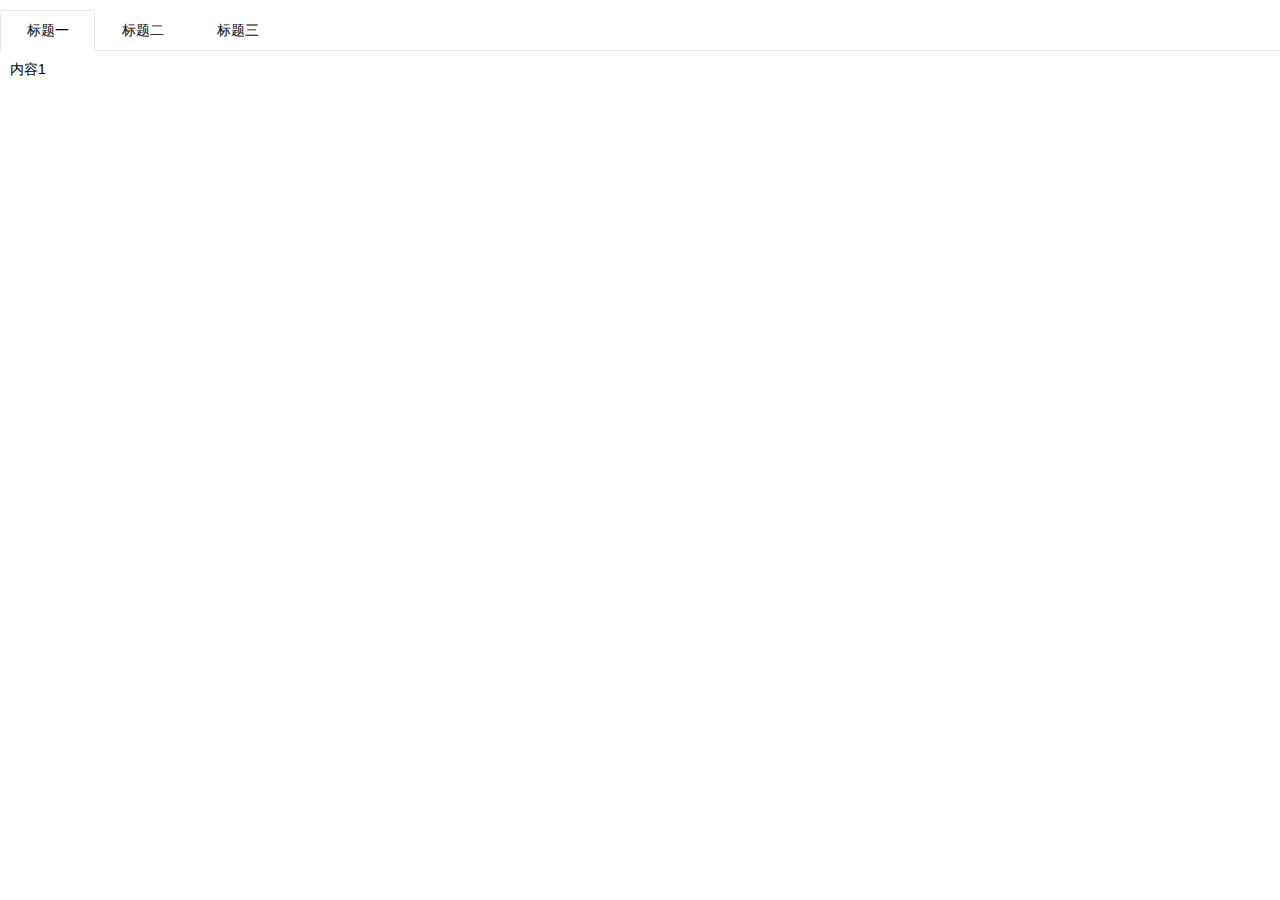
<file: index.html>
<!DOCTYPE html>
<html lang="en">
<head>
    <meta charset="UTF-8">
    <meta name="viewport" content="width=device-width, initial-scale=1.0">
    <title>Document</title>
    <link rel="stylesheet" href="/assets/lib/layui/css/layui.css">
</head>
<body>
    <div class="layui-tab">
        <ul class="layui-tab-title">
          <li class="layui-this">标题一</li>
          <li>标题二</li>
          <li>标题三</li>
        </ul>
        <div class="layui-tab-content">
          <div class="layui-tab-item layui-show">内容1</div>
          <div class="layui-tab-item">内容2</div>
          <div class="layui-tab-item">内容3</div>
        </div>
      </div>           
</body>
</html>
</file>
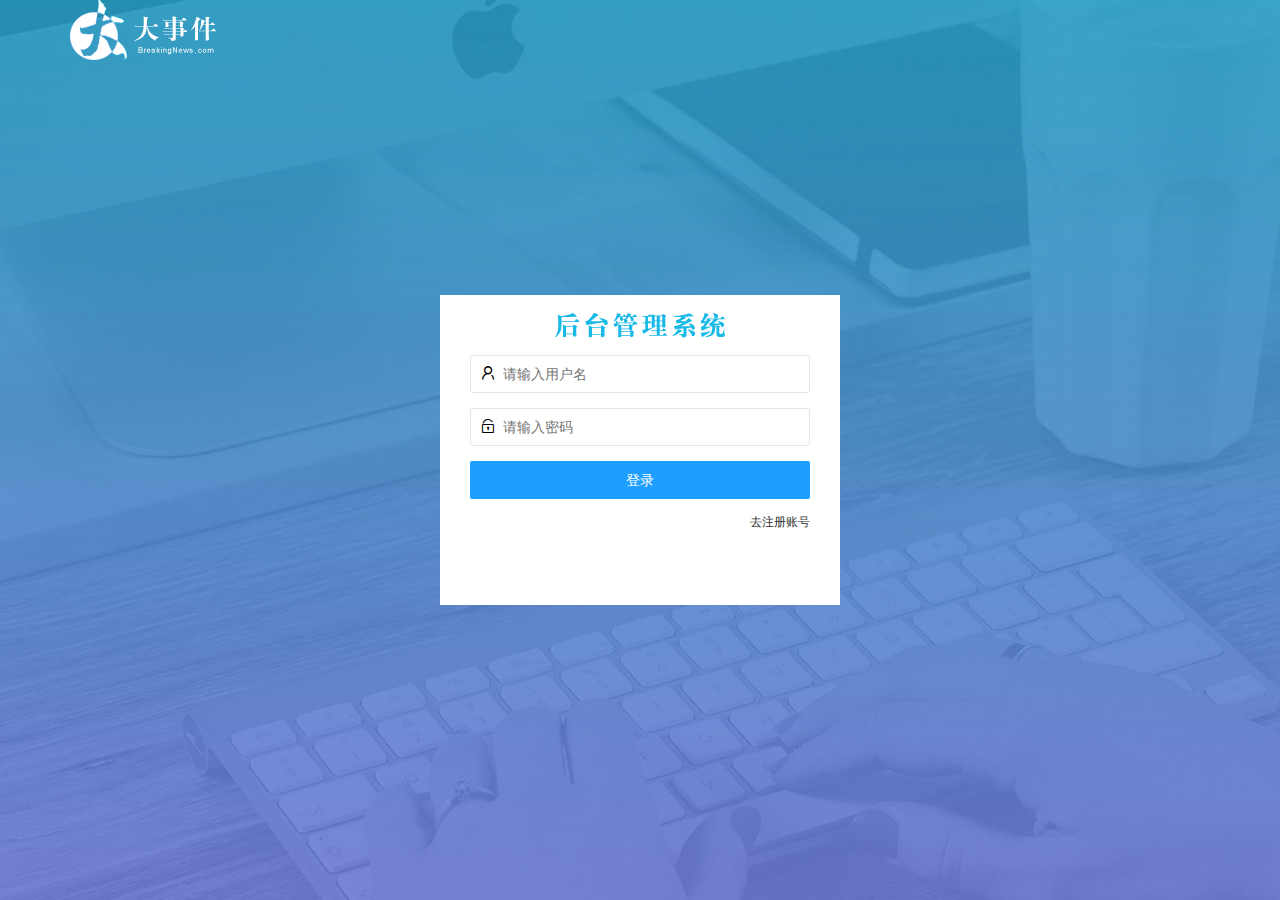
<file: login.html>
<!DOCTYPE html>
<html lang="en">

<head>
    <meta charset="UTF-8">
    <meta name="viewport" content="width=device-width, initial-scale=1.0">
    <title>大事件-登录/注册</title>
    <link rel="stylesheet" href="assets/css/login.css" />
    <!-- 导入layui样式 -->
    <link rel="stylesheet" href="/assets/lib/layui/css/layui.css" />
   
</head>

<body>
    <!-- 头部logo区域 -->
    <div class="layui-main">
        <img src="/assets/images/logo.png" alt="" />
    </div>
    <!-- 登陆注册区域 -->
    <div class="LoginAndRegBox">
        <div class="title-box">
        </div>
        <!-- 登录的界面 -->
        <div class="login-box">
            <form class="layui-form" action="" id="form-login">
                <!-- 用户名 -->
                <div class="layui-form-item">
                    <i class="layui-icon layui-icon-username" ></i> 
                    <input type="text" name="username" required lay-verify="required" placeholder="请输入用户名"
                        autocomplete="off" class="layui-input" />
                </div>
                <!-- 密码 -->
                <div class="layui-form-item">
                    <i class="layui-icon layui-icon-password"></i> 
                    <input type="password" name="password" required lay-verify="required|pwd" placeholder="请输入密码"
                        autocomplete="off" class="layui-input" />
                </div>
                <!-- 登录按钮 -->
                <!-- 表单提交按钮和普通按钮的区别就是lay-submit属性 -->
                <div class="layui-form-item">
                    <button class="layui-btn layui-btn-fluid  layui-btn-normal" lay-submit >登录</button>                    
                </div>            
                <div class="layui-form-item links">
                    <a href="javascript:;" id="link_reg">去注册账号</a>
                </div>    
            </form>
            
        </div>
        <!-- 注册的界面 -->
        <div class="reg-box">
            <form class="layui-form" action="" id="form-reg">
                <!-- 用户名 -->
                <div class="layui-form-item">
                    <i class="layui-icon layui-icon-username" ></i> 
                    <input type="text" name="username" required lay-verify="required" placeholder="请输入用户名"
                        autocomplete="off" class="layui-input">
                </div>
                <!-- 密码 -->
                <div class="layui-form-item">
                    <i class="layui-icon layui-icon-password"></i> 
                    <input type="password" name="password" required lay-verify="required|pwd" placeholder="请输入密码"
                        autocomplete="off" class="layui-input">
                </div>
                <!-- 确认密码 -->
                <div class="layui-form-item">
                    <i class="layui-icon layui-icon-password"></i> 
                    <input type="password" name="repassword" required lay-verify="required|repwd" placeholder="再次确认密码"
                        autocomplete="off" class="layui-input">
                </div>
                <!-- 登录按钮 -->
                <!-- 表单提交按钮和普通按钮的区别就是lay-submit属性 -->
                <div class="layui-form-item">
                    <button class="layui-btn layui-btn-fluid layui-btn-normal" lay-submit >注册</button>                    
                </div>            
                <div class="layui-form-item  links">
                    <a href="javascript:;" id="link_login">去登陆</a>
                </div>    
            </form>            
        </div>
    </div>
    <!-- 导入JQuery -->
    <script src="/assets/lib/jquery.js"></script>
    <!-- 导入layui -->
    <script src="/assets/lib/layui/layui.all.js"></script>
    <script src="/assets/js/baseAPI.js"></script>
    <script src="/assets/js/login.js"></script>
    
</body>

</html>
</file>
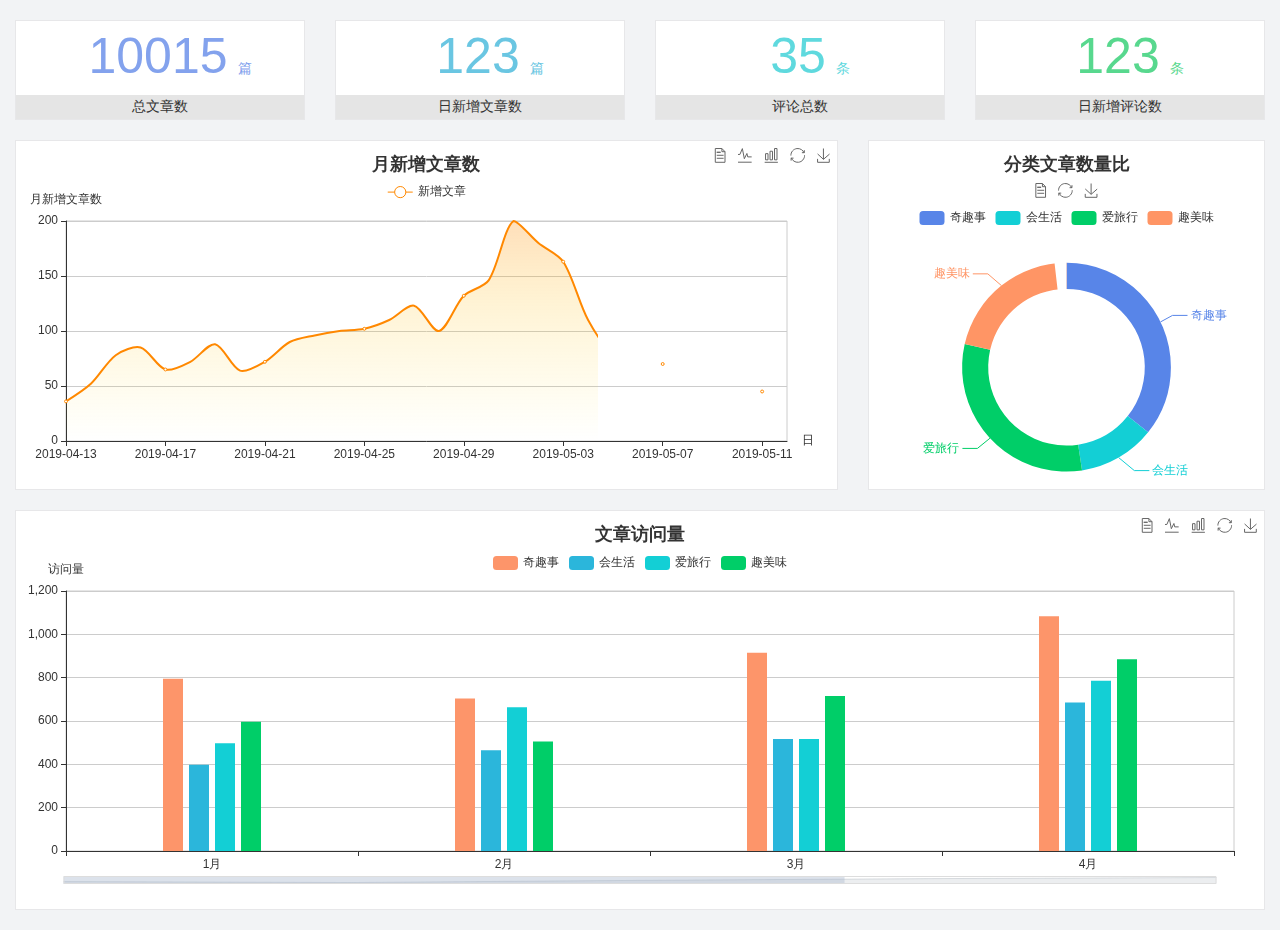
<file: home/dashboard.html>
<!DOCTYPE html>
<html lang="en">

<head>
  <meta charset="UTF-8">
  <meta name="viewport" content="width=device-width, initial-scale=1.0">
  <meta http-equiv="X-UA-Compatible" content="ie=edge">
  <title>图表统计</title>
  <link rel="stylesheet" href="../../assets/lib/bootstrap.css" />
  <link rel="stylesheet" href="../../assets/lib/main.css" />
  <script src="../../assets/lib/jquery.js"></script>
  <script type="text/javascript" src="../../assets/lib/echarts.min.js"></script>
</head>

<body>
  <div class="container-fluid">
    <div class="row spannel_list">
      <div class="col-sm-3 col-xs-6">
        <div class="spannel">
          <em>10015</em><span>篇</span>
          <b>总文章数</b>
        </div>
      </div>
      <div class="col-sm-3 col-xs-6">
        <div class="spannel scolor01">
          <em>123</em><span>篇</span>
          <b>日新增文章数</b>
        </div>
      </div>
      <div class="col-sm-3 col-xs-6">
        <div class="spannel scolor02">
          <em>35</em><span>条</span>
          <b>评论总数</b>
        </div>
      </div>
      <div class="col-sm-3 col-xs-6">
        <div class="spannel scolor03">
          <em>123</em><span>条</span>
          <b>日新增评论数</b>
        </div>
      </div>
    </div>
  </div>

  <div class="container-fluid">
    <div class="row curve-pie">
      <div class="col-lg-8 col-md-8">
        <div class="gragh_pannel" id="curve_show"></div>
      </div>
      <div class="col-lg-4 col-md-4">
        <div class="gragh_pannel" id="pie_show"></div>
      </div>
    </div>
  </div>

  <div class="container-fluid">
    <div class="column_pannel" id="column_show"></div>
  </div>

  <script>
    var oChart = echarts.init(document.getElementById('curve_show'));
    var aList_all = [
      { 'count': 36, 'date': '2019-04-13' },
      { 'count': 52, 'date': '2019-04-14' },
      { 'count': 78, 'date': '2019-04-15' },
      { 'count': 85, 'date': '2019-04-16' },
      { 'count': 65, 'date': '2019-04-17' },
      { 'count': 72, 'date': '2019-04-18' },
      { 'count': 88, 'date': '2019-04-19' },
      { 'count': 64, 'date': '2019-04-20' },
      { 'count': 72, 'date': '2019-04-21' },
      { 'count': 90, 'date': '2019-04-22' },
      { 'count': 96, 'date': '2019-04-23' },
      { 'count': 100, 'date': '2019-04-24' },
      { 'count': 102, 'date': '2019-04-25' },
      { 'count': 110, 'date': '2019-04-26' },
      { 'count': 123, 'date': '2019-04-27' },
      { 'count': 100, 'date': '2019-04-28' },
      { 'count': 132, 'date': '2019-04-29' },
      { 'count': 146, 'date': '2019-04-30' },
      { 'count': 200, 'date': '2019-05-01' },
      { 'count': 180, 'date': '2019-05-02' },
      { 'count': 163, 'date': '2019-05-03' },
      { 'count': 110, 'date': '2019-05-04' },
      { 'count': 80, 'date': '2019-05-05' },
      { 'count': 82, 'date': '2019-05-06' },
      { 'count': 70, 'date': '2019-05-07' },
      { 'count': 65, 'date': '2019-05-08' },
      { 'count': 54, 'date': '2019-05-09' },
      { 'count': 40, 'date': '2019-05-10' },
      { 'count': 45, 'date': '2019-05-11' },
      { 'count': 38, 'date': '2019-05-12' },
    ];

    let aCount = [];
    let aDate = [];

    for (var i = 0; i < aList_all.length; i++) {
      aCount.push(aList_all[i].count);
      aDate.push(aList_all[i].date);
    }

    var chartopt = {
      title: {
        text: '月新增文章数',
        left: 'center',
        top: '10'
      },
      tooltip: {
        trigger: 'axis'
      },
      legend: {
        data: ['新增文章'],
        top: '40'
      },
      toolbox: {
        show: true,
        feature: {
          mark: { show: true },
          dataView: { show: true, readOnly: false },
          magicType: { show: true, type: ['line', 'bar'] },
          restore: { show: true },
          saveAsImage: { show: true }
        }
      },
      calculable: true,
      xAxis: [
        {
          name: '日',
          type: 'category',
          boundaryGap: false,
          data: aDate
        }
      ],
      yAxis: [
        {
          name: '月新增文章数',
          type: 'value'
        }
      ],
      series: [
        {
          name: '新增文章',
          type: 'line',
          smooth: true,
          itemStyle: { normal: { areaStyle: { type: 'default' }, color: '#f80' }, lineStyle: { color: '#f80' } },
          data: aCount
        }],
      areaStyle: {
        normal: {
          color: new echarts.graphic.LinearGradient(0, 0, 0, 1, [{
            offset: 0,
            color: 'rgba(255,136,0,0.39)'
          }, {
            offset: .34,
            color: 'rgba(255,180,0,0.25)'
          }, {
            offset: 1,
            color: 'rgba(255,222,0,0.00)'
          }])

        }
      },
      grid: {
        show: true,
        x: 50,
        x2: 50,
        y: 80,
        height: 220
      }
    };

    oChart.setOption(chartopt);


    var oPie = echarts.init(document.getElementById('pie_show'));
    var oPieopt =
    {
      title: {
        top: 10,
        text: '分类文章数量比',
        x: 'center'
      },
      tooltip: {
        trigger: 'item',
        formatter: "{a} <br/>{b} : {c} ({d}%)"
      },
      color: ['#5885e8', '#13cfd5', '#00ce68', '#ff9565'],
      legend: {
        x: 'center',
        top: 65,
        data: ['奇趣事', '会生活', '爱旅行', '趣美味']
      },
      toolbox: {
        show: true,
        x: 'center',
        top: 35,
        feature: {
          mark: { show: true },
          dataView: { show: true, readOnly: false },
          magicType: {
            show: true,
            type: ['pie', 'funnel'],
            option: {
              funnel: {
                x: '25%',
                width: '50%',
                funnelAlign: 'left',
                max: 1548
              }
            }
          },
          restore: { show: true },
          saveAsImage: { show: true }
        }
      },
      calculable: true,
      series: [
        {
          name: '访问来源',
          type: 'pie',
          radius: ['45%', '60%'],
          center: ['50%', '65%'],
          data: [
            { value: 300, name: '奇趣事' },
            { value: 100, name: '会生活' },
            { value: 260, name: '爱旅行' },
            { value: 180, name: '趣美味' }
          ]
        }
      ]
    };
    oPie.setOption(oPieopt);



    var oColumn = this.echarts.init(document.getElementById('column_show'));
    var oColumnopt =
    {
      title: {
        text: '文章访问量',
        left: 'center',
        top: '10'
      },
      tooltip: {
        trigger: 'axis'
      },
      legend: {
        data: ['奇趣事', '会生活', '爱旅行', '趣美味'],
        top: '40'
      },
      toolbox: {
        show: true,
        feature: {
          mark: { show: true },
          dataView: { show: true, readOnly: false },
          magicType: { show: true, type: ['line', 'bar'] },
          restore: { show: true },
          saveAsImage: { show: true }
        }
      },
      calculable: true,
      xAxis: [
        {
          type: 'category',
          data: ['1月', '2月', '3月', '4月', '5月']
        }
      ],
      yAxis: [
        {
          name: '访问量',
          type: 'value'
        }
      ],
      series: [
        {
          name: '奇趣事',
          type: 'bar',
          barWidth: 20,
          itemStyle: {
            normal: { areaStyle: { type: 'default' }, color: '#fd956a' }
          },
          data: [800, 708, 920, 1090, 1200]
        },
        {
          name: '会生活',
          type: 'bar',
          barWidth: 20,
          itemStyle: {
            normal: { areaStyle: { type: 'default' }, color: '#2bb6db' }
          },
          data: [400, 468, 520, 690, 800]
        },
        {
          name: '爱旅行',
          type: 'bar',
          barWidth: 20,
          itemStyle: {
            normal: { areaStyle: { type: 'default' }, color: '#13cfd5' }
          },
          data: [500, 668, 520, 790, 900]
        },
        {
          name: '趣美味',
          type: 'bar',
          barWidth: 20,
          itemStyle: {
            normal: { areaStyle: { type: 'default' }, color: '#00ce68' }
          },
          data: [600, 508, 720, 890, 1000]
        }
      ],
      grid: {
        show: true,
        x: 50,
        x2: 30,
        y: 80,
        height: 260
      },
      dataZoom: [//给x轴设置滚动条
        {
          start: 0,//默认为0
          end: 100 - 1000 / 31,//默认为100
          type: 'slider',
          show: true,
          xAxisIndex: [0],
          handleSize: 0,//滑动条的 左右2个滑动条的大小
          height: 8,//组件高度
          left: 45, //左边的距离
          right: 50,//右边的距离
          bottom: 26,//右边的距离
          handleColor: '#ddd',//h滑动图标的颜色
          handleStyle: {
            borderColor: "#cacaca",
            borderWidth: "1",
            shadowBlur: 2,
            background: "#ddd",
            shadowColor: "#ddd",
          }
        }]
    };
    oColumn.setOption(oColumnopt);
  </script>
</body>

</html>
</file>
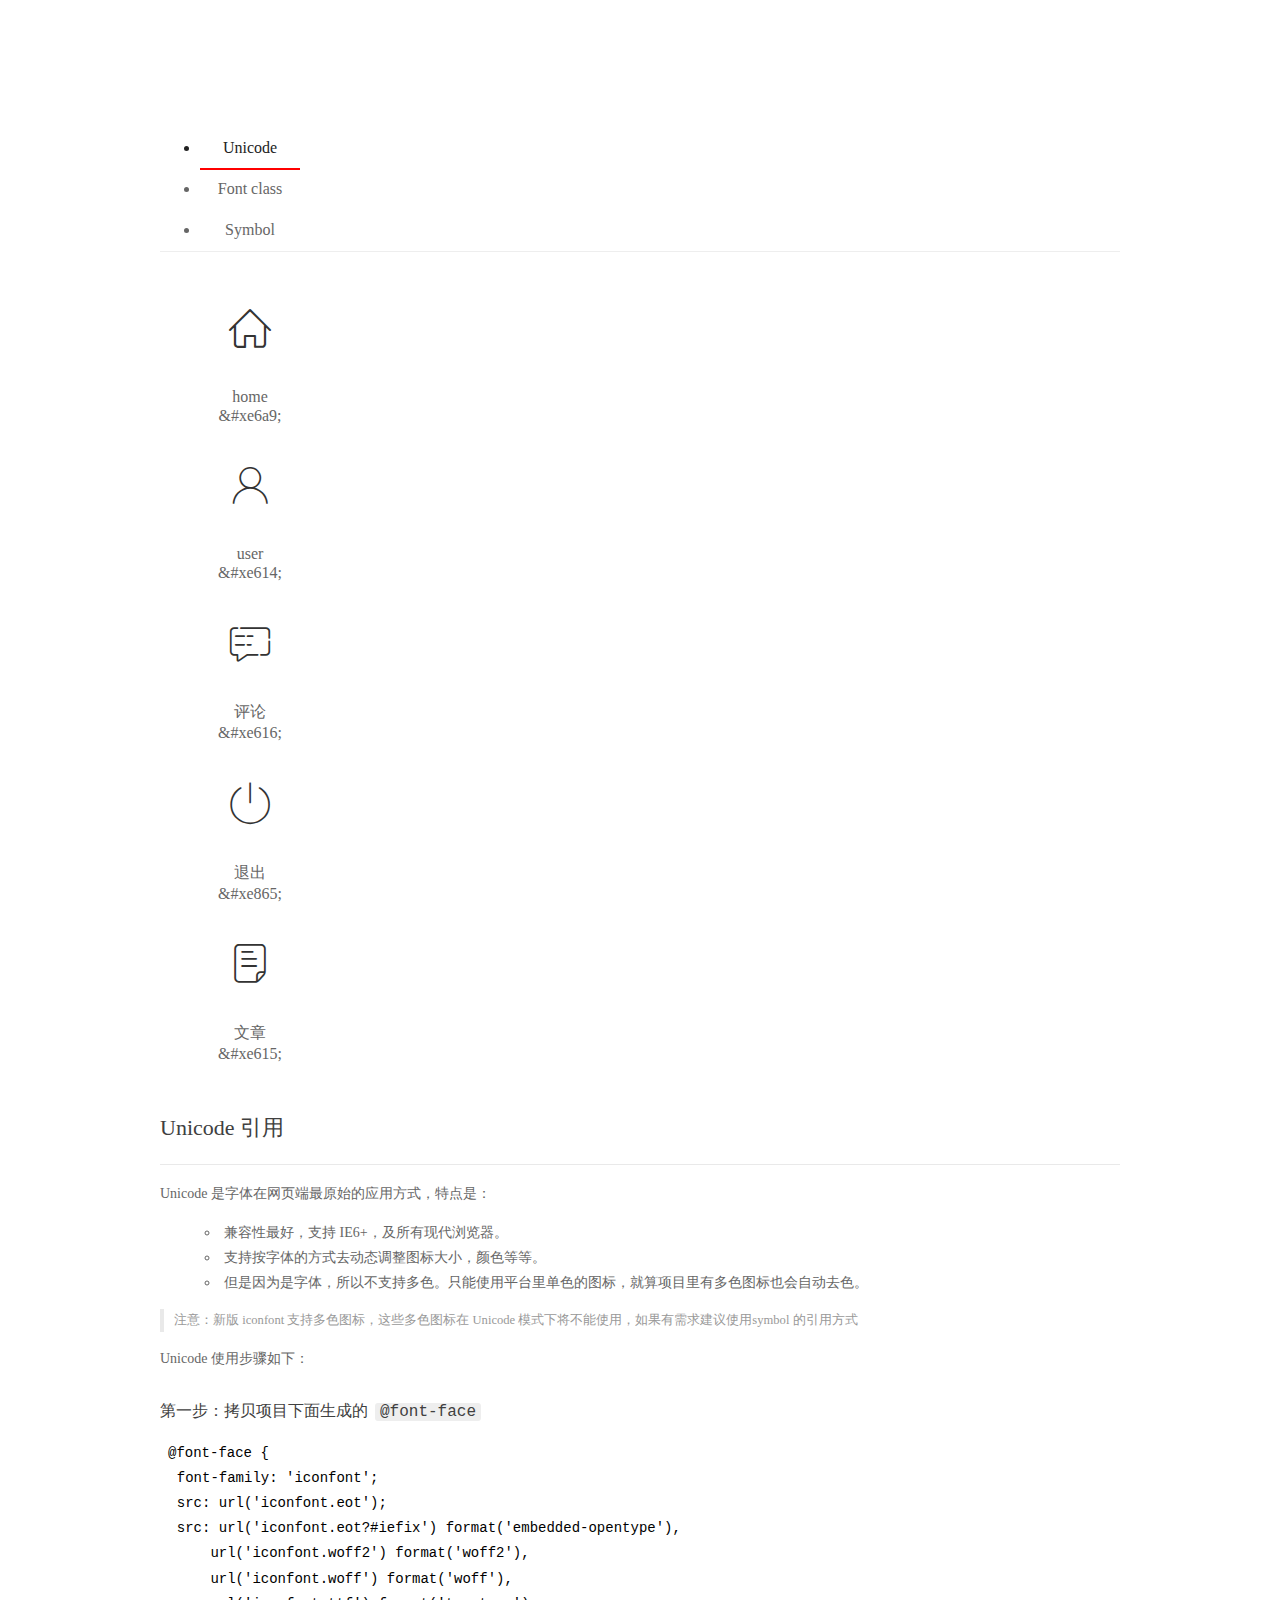
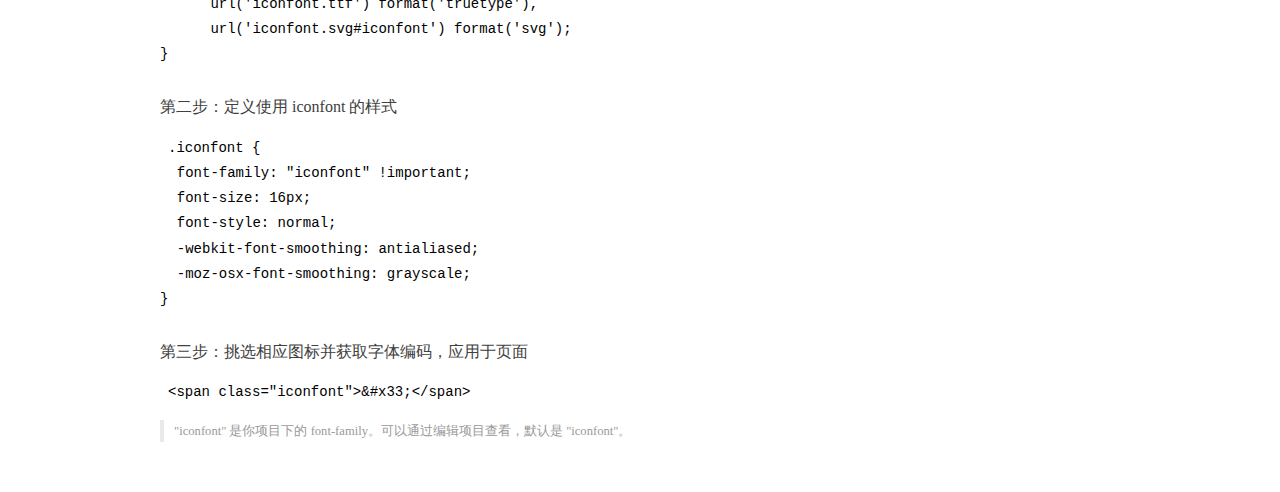
<file: assets/fonts/demo_index.html>
<!DOCTYPE html>
<html>
<head>
  <meta charset="utf-8"/>
  <title>IconFont Demo</title>
  <link rel="shortcut icon" href="https://gtms04.alicdn.com/tps/i4/TB1_oz6GVXXXXaFXpXXJDFnIXXX-64-64.ico" type="image/x-icon"/>
  <link rel="stylesheet" href="https://g.alicdn.com/thx/cube/1.3.2/cube.min.css">
  <link rel="stylesheet" href="demo.css">
  <link rel="stylesheet" href="iconfont.css">
  <script src="iconfont.js"></script>
  <!-- jQuery -->
  <script src="https://a1.alicdn.com/oss/uploads/2018/12/26/7bfddb60-08e8-11e9-9b04-53e73bb6408b.js"></script>
  <!-- 代码高亮 -->
  <script src="https://a1.alicdn.com/oss/uploads/2018/12/26/a3f714d0-08e6-11e9-8a15-ebf944d7534c.js"></script>
</head>
<body>
  <div class="main">
    <h1 class="logo"><a href="https://www.iconfont.cn/" title="iconfont 首页" target="_blank">&#xe86b;</a></h1>
    <div class="nav-tabs">
      <ul id="tabs" class="dib-box">
        <li class="dib active"><span>Unicode</span></li>
        <li class="dib"><span>Font class</span></li>
        <li class="dib"><span>Symbol</span></li>
      </ul>
      
    </div>
    <div class="tab-container">
      <div class="content unicode" style="display: block;">
          <ul class="icon_lists dib-box">
          
            <li class="dib">
              <span class="icon iconfont">&#xe6a9;</span>
                <div class="name">home</div>
                <div class="code-name">&amp;#xe6a9;</div>
              </li>
          
            <li class="dib">
              <span class="icon iconfont">&#xe614;</span>
                <div class="name">user</div>
                <div class="code-name">&amp;#xe614;</div>
              </li>
          
            <li class="dib">
              <span class="icon iconfont">&#xe616;</span>
                <div class="name">评论</div>
                <div class="code-name">&amp;#xe616;</div>
              </li>
          
            <li class="dib">
              <span class="icon iconfont">&#xe865;</span>
                <div class="name">退出</div>
                <div class="code-name">&amp;#xe865;</div>
              </li>
          
            <li class="dib">
              <span class="icon iconfont">&#xe615;</span>
                <div class="name">文章</div>
                <div class="code-name">&amp;#xe615;</div>
              </li>
          
          </ul>
          <div class="article markdown">
          <h2 id="unicode-">Unicode 引用</h2>
          <hr>

          <p>Unicode 是字体在网页端最原始的应用方式，特点是：</p>
          <ul>
            <li>兼容性最好，支持 IE6+，及所有现代浏览器。</li>
            <li>支持按字体的方式去动态调整图标大小，颜色等等。</li>
            <li>但是因为是字体，所以不支持多色。只能使用平台里单色的图标，就算项目里有多色图标也会自动去色。</li>
          </ul>
          <blockquote>
            <p>注意：新版 iconfont 支持多色图标，这些多色图标在 Unicode 模式下将不能使用，如果有需求建议使用symbol 的引用方式</p>
          </blockquote>
          <p>Unicode 使用步骤如下：</p>
          <h3 id="-font-face">第一步：拷贝项目下面生成的 <code>@font-face</code></h3>
<pre><code class="language-css"
>@font-face {
  font-family: 'iconfont';
  src: url('iconfont.eot');
  src: url('iconfont.eot?#iefix') format('embedded-opentype'),
      url('iconfont.woff2') format('woff2'),
      url('iconfont.woff') format('woff'),
      url('iconfont.ttf') format('truetype'),
      url('iconfont.svg#iconfont') format('svg');
}
</code></pre>
          <h3 id="-iconfont-">第二步：定义使用 iconfont 的样式</h3>
<pre><code class="language-css"
>.iconfont {
  font-family: "iconfont" !important;
  font-size: 16px;
  font-style: normal;
  -webkit-font-smoothing: antialiased;
  -moz-osx-font-smoothing: grayscale;
}
</code></pre>
          <h3 id="-">第三步：挑选相应图标并获取字体编码，应用于页面</h3>
<pre>
<code class="language-html"
>&lt;span class="iconfont"&gt;&amp;#x33;&lt;/span&gt;
</code></pre>
          <blockquote>
            <p>"iconfont" 是你项目下的 font-family。可以通过编辑项目查看，默认是 "iconfont"。</p>
          </blockquote>
          </div>
      </div>
      <div class="content font-class">
        <ul class="icon_lists dib-box">
          
          <li class="dib">
            <span class="icon iconfont icon-home"></span>
            <div class="name">
              home
            </div>
            <div class="code-name">.icon-home
            </div>
          </li>
          
          <li class="dib">
            <span class="icon iconfont icon-user"></span>
            <div class="name">
              user
            </div>
            <div class="code-name">.icon-user
            </div>
          </li>
          
          <li class="dib">
            <span class="icon iconfont icon-pinglun"></span>
            <div class="name">
              评论
            </div>
            <div class="code-name">.icon-pinglun
            </div>
          </li>
          
          <li class="dib">
            <span class="icon iconfont icon-tuichu"></span>
            <div class="name">
              退出
            </div>
            <div class="code-name">.icon-tuichu
            </div>
          </li>
          
          <li class="dib">
            <span class="icon iconfont icon-16"></span>
            <div class="name">
              文章
            </div>
            <div class="code-name">.icon-16
            </div>
          </li>
          
        </ul>
        <div class="article markdown">
        <h2 id="font-class-">font-class 引用</h2>
        <hr>

        <p>font-class 是 Unicode 使用方式的一种变种，主要是解决 Unicode 书写不直观，语意不明确的问题。</p>
        <p>与 Unicode 使用方式相比，具有如下特点：</p>
        <ul>
          <li>兼容性良好，支持 IE8+，及所有现代浏览器。</li>
          <li>相比于 Unicode 语意明确，书写更直观。可以很容易分辨这个 icon 是什么。</li>
          <li>因为使用 class 来定义图标，所以当要替换图标时，只需要修改 class 里面的 Unicode 引用。</li>
          <li>不过因为本质上还是使用的字体，所以多色图标还是不支持的。</li>
        </ul>
        <p>使用步骤如下：</p>
        <h3 id="-fontclass-">第一步：引入项目下面生成的 fontclass 代码：</h3>
<pre><code class="language-html">&lt;link rel="stylesheet" href="./iconfont.css"&gt;
</code></pre>
        <h3 id="-">第二步：挑选相应图标并获取类名，应用于页面：</h3>
<pre><code class="language-html">&lt;span class="iconfont icon-xxx"&gt;&lt;/span&gt;
</code></pre>
        <blockquote>
          <p>"
            iconfont" 是你项目下的 font-family。可以通过编辑项目查看，默认是 "iconfont"。</p>
        </blockquote>
      </div>
      </div>
      <div class="content symbol">
          <ul class="icon_lists dib-box">
          
            <li class="dib">
                <svg class="icon svg-icon" aria-hidden="true">
                  <use xlink:href="#icon-home"></use>
                </svg>
                <div class="name">home</div>
                <div class="code-name">#icon-home</div>
            </li>
          
            <li class="dib">
                <svg class="icon svg-icon" aria-hidden="true">
                  <use xlink:href="#icon-user"></use>
                </svg>
                <div class="name">user</div>
                <div class="code-name">#icon-user</div>
            </li>
          
            <li class="dib">
                <svg class="icon svg-icon" aria-hidden="true">
                  <use xlink:href="#icon-pinglun"></use>
                </svg>
                <div class="name">评论</div>
                <div class="code-name">#icon-pinglun</div>
            </li>
          
            <li class="dib">
                <svg class="icon svg-icon" aria-hidden="true">
                  <use xlink:href="#icon-tuichu"></use>
                </svg>
                <div class="name">退出</div>
                <div class="code-name">#icon-tuichu</div>
            </li>
          
            <li class="dib">
                <svg class="icon svg-icon" aria-hidden="true">
                  <use xlink:href="#icon-16"></use>
                </svg>
                <div class="name">文章</div>
                <div class="code-name">#icon-16</div>
            </li>
          
          </ul>
          <div class="article markdown">
          <h2 id="symbol-">Symbol 引用</h2>
          <hr>

          <p>这是一种全新的使用方式，应该说这才是未来的主流，也是平台目前推荐的用法。相关介绍可以参考这篇<a href="">文章</a>
            这种用法其实是做了一个 SVG 的集合，与另外两种相比具有如下特点：</p>
          <ul>
            <li>支持多色图标了，不再受单色限制。</li>
            <li>通过一些技巧，支持像字体那样，通过 <code>font-size</code>, <code>color</code> 来调整样式。</li>
            <li>兼容性较差，支持 IE9+，及现代浏览器。</li>
            <li>浏览器渲染 SVG 的性能一般，还不如 png。</li>
          </ul>
          <p>使用步骤如下：</p>
          <h3 id="-symbol-">第一步：引入项目下面生成的 symbol 代码：</h3>
<pre><code class="language-html">&lt;script src="./iconfont.js"&gt;&lt;/script&gt;
</code></pre>
          <h3 id="-css-">第二步：加入通用 CSS 代码（引入一次就行）：</h3>
<pre><code class="language-html">&lt;style&gt;
.icon {
  width: 1em;
  height: 1em;
  vertical-align: -0.15em;
  fill: currentColor;
  overflow: hidden;
}
&lt;/style&gt;
</code></pre>
          <h3 id="-">第三步：挑选相应图标并获取类名，应用于页面：</h3>
<pre><code class="language-html">&lt;svg class="icon" aria-hidden="true"&gt;
  &lt;use xlink:href="#icon-xxx"&gt;&lt;/use&gt;
&lt;/svg&gt;
</code></pre>
          </div>
      </div>

    </div>
  </div>
  <script>
  $(document).ready(function () {
      $('.tab-container .content:first').show()

      $('#tabs li').click(function (e) {
        var tabContent = $('.tab-container .content')
        var index = $(this).index()

        if ($(this).hasClass('active')) {
          return
        } else {
          $('#tabs li').removeClass('active')
          $(this).addClass('active')

          tabContent.hide().eq(index).fadeIn()
        }
      })
    })
  </script>
</body>
</html>
</file>
<file: assets/lib/layui/css/layui.css>
/** layui-v2.5.5 MIT License By https://www.layui.com */
 .layui-inline,img{display:inline-block;vertical-align:middle}h1,h2,h3,h4,h5,h6{font-weight:400}.layui-edge,.layui-header,.layui-inline,.layui-main{position:relative}.layui-body,.layui-edge,.layui-elip{overflow:hidden}.layui-btn,.layui-edge,.layui-inline,img{vertical-align:middle}.layui-btn,.layui-disabled,.layui-icon,.layui-unselect{-moz-user-select:none;-webkit-user-select:none;-ms-user-select:none}.layui-elip,.layui-form-checkbox span,.layui-form-pane .layui-form-label{text-overflow:ellipsis;white-space:nowrap}.layui-breadcrumb,.layui-tree-btnGroup{visibility:hidden}blockquote,body,button,dd,div,dl,dt,form,h1,h2,h3,h4,h5,h6,input,li,ol,p,pre,td,textarea,th,ul{margin:0;padding:0;-webkit-tap-highlight-color:rgba(0,0,0,0)}a:active,a:hover{outline:0}img{border:none}li{list-style:none}table{border-collapse:collapse;border-spacing:0}h4,h5,h6{font-size:100%}button,input,optgroup,option,select,textarea{font-family:inherit;font-size:inherit;font-style:inherit;font-weight:inherit;outline:0}pre{white-space:pre-wrap;white-space:-moz-pre-wrap;white-space:-pre-wrap;white-space:-o-pre-wrap;word-wrap:break-word}body{line-height:24px;font:14px Helvetica Neue,Helvetica,PingFang SC,Tahoma,Arial,sans-serif}hr{height:1px;margin:10px 0;border:0;clear:both}a{color:#333;text-decoration:none}a:hover{color:#777}a cite{font-style:normal;*cursor:pointer}.layui-border-box,.layui-border-box *{box-sizing:border-box}.layui-box,.layui-box *{box-sizing:content-box}.layui-clear{clear:both;*zoom:1}.layui-clear:after{content:'\20';clear:both;*zoom:1;display:block;height:0}.layui-inline{*display:inline;*zoom:1}.layui-edge{display:inline-block;width:0;height:0;border-width:6px;border-style:dashed;border-color:transparent}.layui-edge-top{top:-4px;border-bottom-color:#999;border-bottom-style:solid}.layui-edge-right{border-left-color:#999;border-left-style:solid}.layui-edge-bottom{top:2px;border-top-color:#999;border-top-style:solid}.layui-edge-left{border-right-color:#999;border-right-style:solid}.layui-disabled,.layui-disabled:hover{color:#d2d2d2!important;cursor:not-allowed!important}.layui-circle{border-radius:100%}.layui-show{display:block!important}.layui-hide{display:none!important}@font-face{font-family:layui-icon;src:url(../font/iconfont.eot?v=250);src:url(../font/iconfont.eot?v=250#iefix) format('embedded-opentype'),url(../font/iconfont.woff2?v=250) format('woff2'),url(../font/iconfont.woff?v=250) format('woff'),url(../font/iconfont.ttf?v=250) format('truetype'),url(../font/iconfont.svg?v=250#layui-icon) format('svg')}.layui-icon{font-family:layui-icon!important;font-size:16px;font-style:normal;-webkit-font-smoothing:antialiased;-moz-osx-font-smoothing:grayscale}.layui-icon-reply-fill:before{content:"\e611"}.layui-icon-set-fill:before{content:"\e614"}.layui-icon-menu-fill:before{content:"\e60f"}.layui-icon-search:before{content:"\e615"}.layui-icon-share:before{content:"\e641"}.layui-icon-set-sm:before{content:"\e620"}.layui-icon-engine:before{content:"\e628"}.layui-icon-close:before{content:"\1006"}.layui-icon-close-fill:before{content:"\1007"}.layui-icon-chart-screen:before{content:"\e629"}.layui-icon-star:before{content:"\e600"}.layui-icon-circle-dot:before{content:"\e617"}.layui-icon-chat:before{content:"\e606"}.layui-icon-release:before{content:"\e609"}.layui-icon-list:before{content:"\e60a"}.layui-icon-chart:before{content:"\e62c"}.layui-icon-ok-circle:before{content:"\1005"}.layui-icon-layim-theme:before{content:"\e61b"}.layui-icon-table:before{content:"\e62d"}.layui-icon-right:before{content:"\e602"}.layui-icon-left:before{content:"\e603"}.layui-icon-cart-simple:before{content:"\e698"}.layui-icon-face-cry:before{content:"\e69c"}.layui-icon-face-smile:before{content:"\e6af"}.layui-icon-survey:before{content:"\e6b2"}.layui-icon-tree:before{content:"\e62e"}.layui-icon-upload-circle:before{content:"\e62f"}.layui-icon-add-circle:before{content:"\e61f"}.layui-icon-download-circle:before{content:"\e601"}.layui-icon-templeate-1:before{content:"\e630"}.layui-icon-util:before{content:"\e631"}.layui-icon-face-surprised:before{content:"\e664"}.layui-icon-edit:before{content:"\e642"}.layui-icon-speaker:before{content:"\e645"}.layui-icon-down:before{content:"\e61a"}.layui-icon-file:before{content:"\e621"}.layui-icon-layouts:before{content:"\e632"}.layui-icon-rate-half:before{content:"\e6c9"}.layui-icon-add-circle-fine:before{content:"\e608"}.layui-icon-prev-circle:before{content:"\e633"}.layui-icon-read:before{content:"\e705"}.layui-icon-404:before{content:"\e61c"}.layui-icon-carousel:before{content:"\e634"}.layui-icon-help:before{content:"\e607"}.layui-icon-code-circle:before{content:"\e635"}.layui-icon-water:before{content:"\e636"}.layui-icon-username:before{content:"\e66f"}.layui-icon-find-fill:before{content:"\e670"}.layui-icon-about:before{content:"\e60b"}.layui-icon-location:before{content:"\e715"}.layui-icon-up:before{content:"\e619"}.layui-icon-pause:before{content:"\e651"}.layui-icon-date:before{content:"\e637"}.layui-icon-layim-uploadfile:before{content:"\e61d"}.layui-icon-delete:before{content:"\e640"}.layui-icon-play:before{content:"\e652"}.layui-icon-top:before{content:"\e604"}.layui-icon-friends:before{content:"\e612"}.layui-icon-refresh-3:before{content:"\e9aa"}.layui-icon-ok:before{content:"\e605"}.layui-icon-layer:before{content:"\e638"}.layui-icon-face-smile-fine:before{content:"\e60c"}.layui-icon-dollar:before{content:"\e659"}.layui-icon-group:before{content:"\e613"}.layui-icon-layim-download:before{content:"\e61e"}.layui-icon-picture-fine:before{content:"\e60d"}.layui-icon-link:before{content:"\e64c"}.layui-icon-diamond:before{content:"\e735"}.layui-icon-log:before{content:"\e60e"}.layui-icon-rate-solid:before{content:"\e67a"}.layui-icon-fonts-del:before{content:"\e64f"}.layui-icon-unlink:before{content:"\e64d"}.layui-icon-fonts-clear:before{content:"\e639"}.layui-icon-triangle-r:before{content:"\e623"}.layui-icon-circle:before{content:"\e63f"}.layui-icon-radio:before{content:"\e643"}.layui-icon-align-center:before{content:"\e647"}.layui-icon-align-right:before{content:"\e648"}.layui-icon-align-left:before{content:"\e649"}.layui-icon-loading-1:before{content:"\e63e"}.layui-icon-return:before{content:"\e65c"}.layui-icon-fonts-strong:before{content:"\e62b"}.layui-icon-upload:before{content:"\e67c"}.layui-icon-dialogue:before{content:"\e63a"}.layui-icon-video:before{content:"\e6ed"}.layui-icon-headset:before{content:"\e6fc"}.layui-icon-cellphone-fine:before{content:"\e63b"}.layui-icon-add-1:before{content:"\e654"}.layui-icon-face-smile-b:before{content:"\e650"}.layui-icon-fonts-html:before{content:"\e64b"}.layui-icon-form:before{content:"\e63c"}.layui-icon-cart:before{content:"\e657"}.layui-icon-camera-fill:before{content:"\e65d"}.layui-icon-tabs:before{content:"\e62a"}.layui-icon-fonts-code:before{content:"\e64e"}.layui-icon-fire:before{content:"\e756"}.layui-icon-set:before{content:"\e716"}.layui-icon-fonts-u:before{content:"\e646"}.layui-icon-triangle-d:before{content:"\e625"}.layui-icon-tips:before{content:"\e702"}.layui-icon-picture:before{content:"\e64a"}.layui-icon-more-vertical:before{content:"\e671"}.layui-icon-flag:before{content:"\e66c"}.layui-icon-loading:before{content:"\e63d"}.layui-icon-fonts-i:before{content:"\e644"}.layui-icon-refresh-1:before{content:"\e666"}.layui-icon-rmb:before{content:"\e65e"}.layui-icon-home:before{content:"\e68e"}.layui-icon-user:before{content:"\e770"}.layui-icon-notice:before{content:"\e667"}.layui-icon-login-weibo:before{content:"\e675"}.layui-icon-voice:before{content:"\e688"}.layui-icon-upload-drag:before{content:"\e681"}.layui-icon-login-qq:before{content:"\e676"}.layui-icon-snowflake:before{content:"\e6b1"}.layui-icon-file-b:before{content:"\e655"}.layui-icon-template:before{content:"\e663"}.layui-icon-auz:before{content:"\e672"}.layui-icon-console:before{content:"\e665"}.layui-icon-app:before{content:"\e653"}.layui-icon-prev:before{content:"\e65a"}.layui-icon-website:before{content:"\e7ae"}.layui-icon-next:before{content:"\e65b"}.layui-icon-component:before{content:"\e857"}.layui-icon-more:before{content:"\e65f"}.layui-icon-login-wechat:before{content:"\e677"}.layui-icon-shrink-right:before{content:"\e668"}.layui-icon-spread-left:before{content:"\e66b"}.layui-icon-camera:before{content:"\e660"}.layui-icon-note:before{content:"\e66e"}.layui-icon-refresh:before{content:"\e669"}.layui-icon-female:before{content:"\e661"}.layui-icon-male:before{content:"\e662"}.layui-icon-password:before{content:"\e673"}.layui-icon-senior:before{content:"\e674"}.layui-icon-theme:before{content:"\e66a"}.layui-icon-tread:before{content:"\e6c5"}.layui-icon-praise:before{content:"\e6c6"}.layui-icon-star-fill:before{content:"\e658"}.layui-icon-rate:before{content:"\e67b"}.layui-icon-template-1:before{content:"\e656"}.layui-icon-vercode:before{content:"\e679"}.layui-icon-cellphone:before{content:"\e678"}.layui-icon-screen-full:before{content:"\e622"}.layui-icon-screen-restore:before{content:"\e758"}.layui-icon-cols:before{content:"\e610"}.layui-icon-export:before{content:"\e67d"}.layui-icon-print:before{content:"\e66d"}.layui-icon-slider:before{content:"\e714"}.layui-icon-addition:before{content:"\e624"}.layui-icon-subtraction:before{content:"\e67e"}.layui-icon-service:before{content:"\e626"}.layui-icon-transfer:before{content:"\e691"}.layui-main{width:1140px;margin:0 auto}.layui-header{z-index:1000;height:60px}.layui-header a:hover{transition:all .5s;-webkit-transition:all .5s}.layui-side{position:fixed;left:0;top:0;bottom:0;z-index:999;width:200px;overflow-x:hidden}.layui-side-scroll{position:relative;width:220px;height:100%;overflow-x:hidden}.layui-body{position:absolute;left:200px;right:0;top:0;bottom:0;z-index:998;width:auto;overflow-y:auto;box-sizing:border-box}.layui-layout-body{overflow:hidden}.layui-layout-admin .layui-header{background-color:#23262E}.layui-layout-admin .layui-side{top:60px;width:200px;overflow-x:hidden}.layui-layout-admin .layui-body{position:fixed;top:60px;bottom:44px}.layui-layout-admin .layui-main{width:auto;margin:0 15px}.layui-layout-admin .layui-footer{position:fixed;left:200px;right:0;bottom:0;height:44px;line-height:44px;padding:0 15px;background-color:#eee}.layui-layout-admin .layui-logo{position:absolute;left:0;top:0;width:200px;height:100%;line-height:60px;text-align:center;color:#009688;font-size:16px}.layui-layout-admin .layui-header .layui-nav{background:0 0}.layui-layout-left{position:absolute!important;left:200px;top:0}.layui-layout-right{position:absolute!important;right:0;top:0}.layui-container{position:relative;margin:0 auto;padding:0 15px;box-sizing:border-box}.layui-fluid{position:relative;margin:0 auto;padding:0 15px}.layui-row:after,.layui-row:before{content:'';display:block;clear:both}.layui-col-lg1,.layui-col-lg10,.layui-col-lg11,.layui-col-lg12,.layui-col-lg2,.layui-col-lg3,.layui-col-lg4,.layui-col-lg5,.layui-col-lg6,.layui-col-lg7,.layui-col-lg8,.layui-col-lg9,.layui-col-md1,.layui-col-md10,.layui-col-md11,.layui-col-md12,.layui-col-md2,.layui-col-md3,.layui-col-md4,.layui-col-md5,.layui-col-md6,.layui-col-md7,.layui-col-md8,.layui-col-md9,.layui-col-sm1,.layui-col-sm10,.layui-col-sm11,.layui-col-sm12,.layui-col-sm2,.layui-col-sm3,.layui-col-sm4,.layui-col-sm5,.layui-col-sm6,.layui-col-sm7,.layui-col-sm8,.layui-col-sm9,.layui-col-xs1,.layui-col-xs10,.layui-col-xs11,.layui-col-xs12,.layui-col-xs2,.layui-col-xs3,.layui-col-xs4,.layui-col-xs5,.layui-col-xs6,.layui-col-xs7,.layui-col-xs8,.layui-col-xs9{position:relative;display:block;box-sizing:border-box}.layui-col-xs1,.layui-col-xs10,.layui-col-xs11,.layui-col-xs12,.layui-col-xs2,.layui-col-xs3,.layui-col-xs4,.layui-col-xs5,.layui-col-xs6,.layui-col-xs7,.layui-col-xs8,.layui-col-xs9{float:left}.layui-col-xs1{width:8.33333333%}.layui-col-xs2{width:16.66666667%}.layui-col-xs3{width:25%}.layui-col-xs4{width:33.33333333%}.layui-col-xs5{width:41.66666667%}.layui-col-xs6{width:50%}.layui-col-xs7{width:58.33333333%}.layui-col-xs8{width:66.66666667%}.layui-col-xs9{width:75%}.layui-col-xs10{width:83.33333333%}.layui-col-xs11{width:91.66666667%}.layui-col-xs12{width:100%}.layui-col-xs-offset1{margin-left:8.33333333%}.layui-col-xs-offset2{margin-left:16.66666667%}.layui-col-xs-offset3{margin-left:25%}.layui-col-xs-offset4{margin-left:33.33333333%}.layui-col-xs-offset5{margin-left:41.66666667%}.layui-col-xs-offset6{margin-left:50%}.layui-col-xs-offset7{margin-left:58.33333333%}.layui-col-xs-offset8{margin-left:66.66666667%}.layui-col-xs-offset9{margin-left:75%}.layui-col-xs-offset10{margin-left:83.33333333%}.layui-col-xs-offset11{margin-left:91.66666667%}.layui-col-xs-offset12{margin-left:100%}@media screen and (max-width:768px){.layui-hide-xs{display:none!important}.layui-show-xs-block{display:block!important}.layui-show-xs-inline{display:inline!important}.layui-show-xs-inline-block{display:inline-block!important}}@media screen and (min-width:768px){.layui-container{width:750px}.layui-hide-sm{display:none!important}.layui-show-sm-block{display:block!important}.layui-show-sm-inline{display:inline!important}.layui-show-sm-inline-block{display:inline-block!important}.layui-col-sm1,.layui-col-sm10,.layui-col-sm11,.layui-col-sm12,.layui-col-sm2,.layui-col-sm3,.layui-col-sm4,.layui-col-sm5,.layui-col-sm6,.layui-col-sm7,.layui-col-sm8,.layui-col-sm9{float:left}.layui-col-sm1{width:8.33333333%}.layui-col-sm2{width:16.66666667%}.layui-col-sm3{width:25%}.layui-col-sm4{width:33.33333333%}.layui-col-sm5{width:41.66666667%}.layui-col-sm6{width:50%}.layui-col-sm7{width:58.33333333%}.layui-col-sm8{width:66.66666667%}.layui-col-sm9{width:75%}.layui-col-sm10{width:83.33333333%}.layui-col-sm11{width:91.66666667%}.layui-col-sm12{width:100%}.layui-col-sm-offset1{margin-left:8.33333333%}.layui-col-sm-offset2{margin-left:16.66666667%}.layui-col-sm-offset3{margin-left:25%}.layui-col-sm-offset4{margin-left:33.33333333%}.layui-col-sm-offset5{margin-left:41.66666667%}.layui-col-sm-offset6{margin-left:50%}.layui-col-sm-offset7{margin-left:58.33333333%}.layui-col-sm-offset8{margin-left:66.66666667%}.layui-col-sm-offset9{margin-left:75%}.layui-col-sm-offset10{margin-left:83.33333333%}.layui-col-sm-offset11{margin-left:91.66666667%}.layui-col-sm-offset12{margin-left:100%}}@media screen and (min-width:992px){.layui-container{width:970px}.layui-hide-md{display:none!important}.layui-show-md-block{display:block!important}.layui-show-md-inline{display:inline!important}.layui-show-md-inline-block{display:inline-block!important}.layui-col-md1,.layui-col-md10,.layui-col-md11,.layui-col-md12,.layui-col-md2,.layui-col-md3,.layui-col-md4,.layui-col-md5,.layui-col-md6,.layui-col-md7,.layui-col-md8,.layui-col-md9{float:left}.layui-col-md1{width:8.33333333%}.layui-col-md2{width:16.66666667%}.layui-col-md3{width:25%}.layui-col-md4{width:33.33333333%}.layui-col-md5{width:41.66666667%}.layui-col-md6{width:50%}.layui-col-md7{width:58.33333333%}.layui-col-md8{width:66.66666667%}.layui-col-md9{width:75%}.layui-col-md10{width:83.33333333%}.layui-col-md11{width:91.66666667%}.layui-col-md12{width:100%}.layui-col-md-offset1{margin-left:8.33333333%}.layui-col-md-offset2{margin-left:16.66666667%}.layui-col-md-offset3{margin-left:25%}.layui-col-md-offset4{margin-left:33.33333333%}.layui-col-md-offset5{margin-left:41.66666667%}.layui-col-md-offset6{margin-left:50%}.layui-col-md-offset7{margin-left:58.33333333%}.layui-col-md-offset8{margin-left:66.66666667%}.layui-col-md-offset9{margin-left:75%}.layui-col-md-offset10{margin-left:83.33333333%}.layui-col-md-offset11{margin-left:91.66666667%}.layui-col-md-offset12{margin-left:100%}}@media screen and (min-width:1200px){.layui-container{width:1170px}.layui-hide-lg{display:none!important}.layui-show-lg-block{display:block!important}.layui-show-lg-inline{display:inline!important}.layui-show-lg-inline-block{display:inline-block!important}.layui-col-lg1,.layui-col-lg10,.layui-col-lg11,.layui-col-lg12,.layui-col-lg2,.layui-col-lg3,.layui-col-lg4,.layui-col-lg5,.layui-col-lg6,.layui-col-lg7,.layui-col-lg8,.layui-col-lg9{float:left}.layui-col-lg1{width:8.33333333%}.layui-col-lg2{width:16.66666667%}.layui-col-lg3{width:25%}.layui-col-lg4{width:33.33333333%}.layui-col-lg5{width:41.66666667%}.layui-col-lg6{width:50%}.layui-col-lg7{width:58.33333333%}.layui-col-lg8{width:66.66666667%}.layui-col-lg9{width:75%}.layui-col-lg10{width:83.33333333%}.layui-col-lg11{width:91.66666667%}.layui-col-lg12{width:100%}.layui-col-lg-offset1{margin-left:8.33333333%}.layui-col-lg-offset2{margin-left:16.66666667%}.layui-col-lg-offset3{margin-left:25%}.layui-col-lg-offset4{margin-left:33.33333333%}.layui-col-lg-offset5{margin-left:41.66666667%}.layui-col-lg-offset6{margin-left:50%}.layui-col-lg-offset7{margin-left:58.33333333%}.layui-col-lg-offset8{margin-left:66.66666667%}.layui-col-lg-offset9{margin-left:75%}.layui-col-lg-offset10{margin-left:83.33333333%}.layui-col-lg-offset11{margin-left:91.66666667%}.layui-col-lg-offset12{margin-left:100%}}.layui-col-space1{margin:-.5px}.layui-col-space1>*{padding:.5px}.layui-col-space3{margin:-1.5px}.layui-col-space3>*{padding:1.5px}.layui-col-space5{margin:-2.5px}.layui-col-space5>*{padding:2.5px}.layui-col-space8{margin:-3.5px}.layui-col-space8>*{padding:3.5px}.layui-col-space10{margin:-5px}.layui-col-space10>*{padding:5px}.layui-col-space12{margin:-6px}.layui-col-space12>*{padding:6px}.layui-col-space15{margin:-7.5px}.layui-col-space15>*{padding:7.5px}.layui-col-space18{margin:-9px}.layui-col-space18>*{padding:9px}.layui-col-space20{margin:-10px}.layui-col-space20>*{padding:10px}.layui-col-space22{margin:-11px}.layui-col-space22>*{padding:11px}.layui-col-space25{margin:-12.5px}.layui-col-space25>*{padding:12.5px}.layui-col-space30{margin:-15px}.layui-col-space30>*{padding:15px}.layui-btn,.layui-input,.layui-select,.layui-textarea,.layui-upload-button{outline:0;-webkit-appearance:none;transition:all .3s;-webkit-transition:all .3s;box-sizing:border-box}.layui-elem-quote{margin-bottom:10px;padding:15px;line-height:22px;border-left:5px solid #009688;border-radius:0 2px 2px 0;background-color:#f2f2f2}.layui-quote-nm{border-style:solid;border-width:1px 1px 1px 5px;background:0 0}.layui-elem-field{margin-bottom:10px;padding:0;border-width:1px;border-style:solid}.layui-elem-field legend{margin-left:20px;padding:0 10px;font-size:20px;font-weight:300}.layui-field-title{margin:10px 0 20px;border-width:1px 0 0}.layui-field-box{padding:10px 15px}.layui-field-title .layui-field-box{padding:10px 0}.layui-progress{position:relative;height:6px;border-radius:20px;background-color:#e2e2e2}.layui-progress-bar{position:absolute;left:0;top:0;width:0;max-width:100%;height:6px;border-radius:20px;text-align:right;background-color:#5FB878;transition:all .3s;-webkit-transition:all .3s}.layui-progress-big,.layui-progress-big .layui-progress-bar{height:18px;line-height:18px}.layui-progress-text{position:relative;top:-20px;line-height:18px;font-size:12px;color:#666}.layui-progress-big .layui-progress-text{position:static;padding:0 10px;color:#fff}.layui-collapse{border-width:1px;border-style:solid;border-radius:2px}.layui-colla-content,.layui-colla-item{border-top-width:1px;border-top-style:solid}.layui-colla-item:first-child{border-top:none}.layui-colla-title{position:relative;height:42px;line-height:42px;padding:0 15px 0 35px;color:#333;background-color:#f2f2f2;cursor:pointer;font-size:14px;overflow:hidden}.layui-colla-content{display:none;padding:10px 15px;line-height:22px;color:#666}.layui-colla-icon{position:absolute;left:15px;top:0;font-size:14px}.layui-card{margin-bottom:15px;border-radius:2px;background-color:#fff;box-shadow:0 1px 2px 0 rgba(0,0,0,.05)}.layui-card:last-child{margin-bottom:0}.layui-card-header{position:relative;height:42px;line-height:42px;padding:0 15px;border-bottom:1px solid #f6f6f6;color:#333;border-radius:2px 2px 0 0;font-size:14px}.layui-bg-black,.layui-bg-blue,.layui-bg-cyan,.layui-bg-green,.layui-bg-orange,.layui-bg-red{color:#fff!important}.layui-card-body{position:relative;padding:10px 15px;line-height:24px}.layui-card-body[pad15]{padding:15px}.layui-card-body[pad20]{padding:20px}.layui-card-body .layui-table{margin:5px 0}.layui-card .layui-tab{margin:0}.layui-panel-window{position:relative;padding:15px;border-radius:0;border-top:5px solid #E6E6E6;background-color:#fff}.layui-auxiliar-moving{position:fixed;left:0;right:0;top:0;bottom:0;width:100%;height:100%;background:0 0;z-index:9999999999}.layui-form-label,.layui-form-mid,.layui-form-select,.layui-input-block,.layui-input-inline,.layui-textarea{position:relative}.layui-bg-red{background-color:#FF5722!important}.layui-bg-orange{background-color:#FFB800!important}.layui-bg-green{background-color:#009688!important}.layui-bg-cyan{background-color:#2F4056!important}.layui-bg-blue{background-color:#1E9FFF!important}.layui-bg-black{background-color:#393D49!important}.layui-bg-gray{background-color:#eee!important;color:#666!important}.layui-badge-rim,.layui-colla-content,.layui-colla-item,.layui-collapse,.layui-elem-field,.layui-form-pane .layui-form-item[pane],.layui-form-pane .layui-form-label,.layui-input,.layui-layedit,.layui-layedit-tool,.layui-quote-nm,.layui-select,.layui-tab-bar,.layui-tab-card,.layui-tab-title,.layui-tab-title .layui-this:after,.layui-textarea{border-color:#e6e6e6}.layui-timeline-item:before,hr{background-color:#e6e6e6}.layui-text{line-height:22px;font-size:14px;color:#666}.layui-text h1,.layui-text h2,.layui-text h3{font-weight:500;color:#333}.layui-text h1{font-size:30px}.layui-text h2{font-size:24px}.layui-text h3{font-size:18px}.layui-text a:not(.layui-btn){color:#01AAED}.layui-text a:not(.layui-btn):hover{text-decoration:underline}.layui-text ul{padding:5px 0 5px 15px}.layui-text ul li{margin-top:5px;list-style-type:disc}.layui-text em,.layui-word-aux{color:#999!important;padding:0 5px!important}.layui-btn{display:inline-block;height:38px;line-height:38px;padding:0 18px;background-color:#009688;color:#fff;white-space:nowrap;text-align:center;font-size:14px;border:none;border-radius:2px;cursor:pointer}.layui-btn:hover{opacity:.8;filter:alpha(opacity=80);color:#fff}.layui-btn:active{opacity:1;filter:alpha(opacity=100)}.layui-btn+.layui-btn{margin-left:10px}.layui-btn-container{font-size:0}.layui-btn-container .layui-btn{margin-right:10px;margin-bottom:10px}.layui-btn-container .layui-btn+.layui-btn{margin-left:0}.layui-table .layui-btn-container .layui-btn{margin-bottom:9px}.layui-btn-radius{border-radius:100px}.layui-btn .layui-icon{margin-right:3px;font-size:18px;vertical-align:bottom;vertical-align:middle\9}.layui-btn-primary{border:1px solid #C9C9C9;background-color:#fff;color:#555}.layui-btn-primary:hover{border-color:#009688;color:#333}.layui-btn-normal{background-color:#1E9FFF}.layui-btn-warm{background-color:#FFB800}.layui-btn-danger{background-color:#FF5722}.layui-btn-checked{background-color:#5FB878}.layui-btn-disabled,.layui-btn-disabled:active,.layui-btn-disabled:hover{border:1px solid #e6e6e6;background-color:#FBFBFB;color:#C9C9C9;cursor:not-allowed;opacity:1}.layui-btn-lg{height:44px;line-height:44px;padding:0 25px;font-size:16px}.layui-btn-sm{height:30px;line-height:30px;padding:0 10px;font-size:12px}.layui-btn-sm i{font-size:16px!important}.layui-btn-xs{height:22px;line-height:22px;padding:0 5px;font-size:12px}.layui-btn-xs i{font-size:14px!important}.layui-btn-group{display:inline-block;vertical-align:middle;font-size:0}.layui-btn-group .layui-btn{margin-left:0!important;margin-right:0!important;border-left:1px solid rgba(255,255,255,.5);border-radius:0}.layui-btn-group .layui-btn-primary{border-left:none}.layui-btn-group .layui-btn-primary:hover{border-color:#C9C9C9;color:#009688}.layui-btn-group .layui-btn:first-child{border-left:none;border-radius:2px 0 0 2px}.layui-btn-group .layui-btn-primary:first-child{border-left:1px solid #c9c9c9}.layui-btn-group .layui-btn:last-child{border-radius:0 2px 2px 0}.layui-btn-group .layui-btn+.layui-btn{margin-left:0}.layui-btn-group+.layui-btn-group{margin-left:10px}.layui-btn-fluid{width:100%}.layui-input,.layui-select,.layui-textarea{height:38px;line-height:1.3;line-height:38px\9;border-width:1px;border-style:solid;background-color:#fff;border-radius:2px}.layui-input::-webkit-input-placeholder,.layui-select::-webkit-input-placeholder,.layui-textarea::-webkit-input-placeholder{line-height:1.3}.layui-input,.layui-textarea{display:block;width:100%;padding-left:10px}.layui-input:hover,.layui-textarea:hover{border-color:#D2D2D2!important}.layui-input:focus,.layui-textarea:focus{border-color:#C9C9C9!important}.layui-textarea{min-height:100px;height:auto;line-height:20px;padding:6px 10px;resize:vertical}.layui-select{padding:0 10px}.layui-form input[type=checkbox],.layui-form input[type=radio],.layui-form select{display:none}.layui-form [lay-ignore]{display:initial}.layui-form-item{margin-bottom:15px;clear:both;*zoom:1}.layui-form-item:after{content:'\20';clear:both;*zoom:1;display:block;height:0}.layui-form-label{float:left;display:block;padding:9px 15px;width:80px;font-weight:400;line-height:20px;text-align:right}.layui-form-label-col{display:block;float:none;padding:9px 0;line-height:20px;text-align:left}.layui-form-item .layui-inline{margin-bottom:5px;margin-right:10px}.layui-input-block{margin-left:110px;min-height:36px}.layui-input-inline{display:inline-block;vertical-align:middle}.layui-form-item .layui-input-inline{float:left;width:190px;margin-right:10px}.layui-form-text .layui-input-inline{width:auto}.layui-form-mid{float:left;display:block;padding:9px 0!important;line-height:20px;margin-right:10px}.layui-form-danger+.layui-form-select .layui-input,.layui-form-danger:focus{border-color:#FF5722!important}.layui-form-select .layui-input{padding-right:30px;cursor:pointer}.layui-form-select .layui-edge{position:absolute;right:10px;top:50%;margin-top:-3px;cursor:pointer;border-width:6px;border-top-color:#c2c2c2;border-top-style:solid;transition:all .3s;-webkit-transition:all .3s}.layui-form-select dl{display:none;position:absolute;left:0;top:42px;padding:5px 0;z-index:899;min-width:100%;border:1px solid #d2d2d2;max-height:300px;overflow-y:auto;background-color:#fff;border-radius:2px;box-shadow:0 2px 4px rgba(0,0,0,.12);box-sizing:border-box}.layui-form-select dl dd,.layui-form-select dl dt{padding:0 10px;line-height:36px;white-space:nowrap;overflow:hidden;text-overflow:ellipsis}.layui-form-select dl dt{font-size:12px;color:#999}.layui-form-select dl dd{cursor:pointer}.layui-form-select dl dd:hover{background-color:#f2f2f2;-webkit-transition:.5s all;transition:.5s all}.layui-form-select .layui-select-group dd{padding-left:20px}.layui-form-select dl dd.layui-select-tips{padding-left:10px!important;color:#999}.layui-form-select dl dd.layui-this{background-color:#5FB878;color:#fff}.layui-form-checkbox,.layui-form-select dl dd.layui-disabled{background-color:#fff}.layui-form-selected dl{display:block}.layui-form-checkbox,.layui-form-checkbox *,.layui-form-switch{display:inline-block;vertical-align:middle}.layui-form-selected .layui-edge{margin-top:-9px;-webkit-transform:rotate(180deg);transform:rotate(180deg);margin-top:-3px\9}:root .layui-form-selected .layui-edge{margin-top:-9px\0/IE9}.layui-form-selectup dl{top:auto;bottom:42px}.layui-select-none{margin:5px 0;text-align:center;color:#999}.layui-select-disabled .layui-disabled{border-color:#eee!important}.layui-select-disabled .layui-edge{border-top-color:#d2d2d2}.layui-form-checkbox{position:relative;height:30px;line-height:30px;margin-right:10px;padding-right:30px;cursor:pointer;font-size:0;-webkit-transition:.1s linear;transition:.1s linear;box-sizing:border-box}.layui-form-checkbox span{padding:0 10px;height:100%;font-size:14px;border-radius:2px 0 0 2px;background-color:#d2d2d2;color:#fff;overflow:hidden}.layui-form-checkbox:hover span{background-color:#c2c2c2}.layui-form-checkbox i{position:absolute;right:0;top:0;width:30px;height:28px;border:1px solid #d2d2d2;border-left:none;border-radius:0 2px 2px 0;color:#fff;font-size:20px;text-align:center}.layui-form-checkbox:hover i{border-color:#c2c2c2;color:#c2c2c2}.layui-form-checked,.layui-form-checked:hover{border-color:#5FB878}.layui-form-checked span,.layui-form-checked:hover span{background-color:#5FB878}.layui-form-checked i,.layui-form-checked:hover i{color:#5FB878}.layui-form-item .layui-form-checkbox{margin-top:4px}.layui-form-checkbox[lay-skin=primary]{height:auto!important;line-height:normal!important;min-width:18px;min-height:18px;border:none!important;margin-right:0;padding-left:28px;padding-right:0;background:0 0}.layui-form-checkbox[lay-skin=primary] span{padding-left:0;padding-right:15px;line-height:18px;background:0 0;color:#666}.layui-form-checkbox[lay-skin=primary] i{right:auto;left:0;width:16px;height:16px;line-height:16px;border:1px solid #d2d2d2;font-size:12px;border-radius:2px;background-color:#fff;-webkit-transition:.1s linear;transition:.1s linear}.layui-form-checkbox[lay-skin=primary]:hover i{border-color:#5FB878;color:#fff}.layui-form-checked[lay-skin=primary] i{border-color:#5FB878!important;background-color:#5FB878;color:#fff}.layui-checkbox-disbaled[lay-skin=primary] span{background:0 0!important;color:#c2c2c2}.layui-checkbox-disbaled[lay-skin=primary]:hover i{border-color:#d2d2d2}.layui-form-item .layui-form-checkbox[lay-skin=primary]{margin-top:10px}.layui-form-switch{position:relative;height:22px;line-height:22px;min-width:35px;padding:0 5px;margin-top:8px;border:1px solid #d2d2d2;border-radius:20px;cursor:pointer;background-color:#fff;-webkit-transition:.1s linear;transition:.1s linear}.layui-form-switch i{position:absolute;left:5px;top:3px;width:16px;height:16px;border-radius:20px;background-color:#d2d2d2;-webkit-transition:.1s linear;transition:.1s linear}.layui-form-switch em{position:relative;top:0;width:25px;margin-left:21px;padding:0!important;text-align:center!important;color:#999!important;font-style:normal!important;font-size:12px}.layui-form-onswitch{border-color:#5FB878;background-color:#5FB878}.layui-checkbox-disbaled,.layui-checkbox-disbaled i{border-color:#e2e2e2!important}.layui-form-onswitch i{left:100%;margin-left:-21px;background-color:#fff}.layui-form-onswitch em{margin-left:5px;margin-right:21px;color:#fff!important}.layui-checkbox-disbaled span{background-color:#e2e2e2!important}.layui-checkbox-disbaled:hover i{color:#fff!important}[lay-radio]{display:none}.layui-form-radio,.layui-form-radio *{display:inline-block;vertical-align:middle}.layui-form-radio{line-height:28px;margin:6px 10px 0 0;padding-right:10px;cursor:pointer;font-size:0}.layui-form-radio *{font-size:14px}.layui-form-radio>i{margin-right:8px;font-size:22px;color:#c2c2c2}.layui-form-radio>i:hover,.layui-form-radioed>i{color:#5FB878}.layui-radio-disbaled>i{color:#e2e2e2!important}.layui-form-pane .layui-form-label{width:110px;padding:8px 15px;height:38px;line-height:20px;border-width:1px;border-style:solid;border-radius:2px 0 0 2px;text-align:center;background-color:#FBFBFB;overflow:hidden;box-sizing:border-box}.layui-form-pane .layui-input-inline{margin-left:-1px}.layui-form-pane .layui-input-block{margin-left:110px;left:-1px}.layui-form-pane .layui-input{border-radius:0 2px 2px 0}.layui-form-pane .layui-form-text .layui-form-label{float:none;width:100%;border-radius:2px;box-sizing:border-box;text-align:left}.layui-form-pane .layui-form-text .layui-input-inline{display:block;margin:0;top:-1px;clear:both}.layui-form-pane .layui-form-text .layui-input-block{margin:0;left:0;top:-1px}.layui-form-pane .layui-form-text .layui-textarea{min-height:100px;border-radius:0 0 2px 2px}.layui-form-pane .layui-form-checkbox{margin:4px 0 4px 10px}.layui-form-pane .layui-form-radio,.layui-form-pane .layui-form-switch{margin-top:6px;margin-left:10px}.layui-form-pane .layui-form-item[pane]{position:relative;border-width:1px;border-style:solid}.layui-form-pane .layui-form-item[pane] .layui-form-label{position:absolute;left:0;top:0;height:100%;border-width:0 1px 0 0}.layui-form-pane .layui-form-item[pane] .layui-input-inline{margin-left:110px}@media screen and (max-width:450px){.layui-form-item .layui-form-label{text-overflow:ellipsis;overflow:hidden;white-space:nowrap}.layui-form-item .layui-inline{display:block;margin-right:0;margin-bottom:20px;clear:both}.layui-form-item .layui-inline:after{content:'\20';clear:both;display:block;height:0}.layui-form-item .layui-input-inline{display:block;float:none;left:-3px;width:auto;margin:0 0 10px 112px}.layui-form-item .layui-input-inline+.layui-form-mid{margin-left:110px;top:-5px;padding:0}.layui-form-item .layui-form-checkbox{margin-right:5px;margin-bottom:5px}}.layui-layedit{border-width:1px;border-style:solid;border-radius:2px}.layui-layedit-tool{padding:3px 5px;border-bottom-width:1px;border-bottom-style:solid;font-size:0}.layedit-tool-fixed{position:fixed;top:0;border-top:1px solid #e2e2e2}.layui-layedit-tool .layedit-tool-mid,.layui-layedit-tool .layui-icon{display:inline-block;vertical-align:middle;text-align:center;font-size:14px}.layui-layedit-tool .layui-icon{position:relative;width:32px;height:30px;line-height:30px;margin:3px 5px;color:#777;cursor:pointer;border-radius:2px}.layui-layedit-tool .layui-icon:hover{color:#393D49}.layui-layedit-tool .layui-icon:active{color:#000}.layui-layedit-tool .layedit-tool-active{background-color:#e2e2e2;color:#000}.layui-layedit-tool .layui-disabled,.layui-layedit-tool .layui-disabled:hover{color:#d2d2d2;cursor:not-allowed}.layui-layedit-tool .layedit-tool-mid{width:1px;height:18px;margin:0 10px;background-color:#d2d2d2}.layedit-tool-html{width:50px!important;font-size:30px!important}.layedit-tool-b,.layedit-tool-code,.layedit-tool-help{font-size:16px!important}.layedit-tool-d,.layedit-tool-face,.layedit-tool-image,.layedit-tool-unlink{font-size:18px!important}.layedit-tool-image input{position:absolute;font-size:0;left:0;top:0;width:100%;height:100%;opacity:.01;filter:Alpha(opacity=1);cursor:pointer}.layui-layedit-iframe iframe{display:block;width:100%}#LAY_layedit_code{overflow:hidden}.layui-laypage{display:inline-block;*display:inline;*zoom:1;vertical-align:middle;margin:10px 0;font-size:0}.layui-laypage>a:first-child,.layui-laypage>a:first-child em{border-radius:2px 0 0 2px}.layui-laypage>a:last-child,.layui-laypage>a:last-child em{border-radius:0 2px 2px 0}.layui-laypage>:first-child{margin-left:0!important}.layui-laypage>:last-child{margin-right:0!important}.layui-laypage a,.layui-laypage button,.layui-laypage input,.layui-laypage select,.layui-laypage span{border:1px solid #e2e2e2}.layui-laypage a,.layui-laypage span{display:inline-block;*display:inline;*zoom:1;vertical-align:middle;padding:0 15px;height:28px;line-height:28px;margin:0 -1px 5px 0;background-color:#fff;color:#333;font-size:12px}.layui-flow-more a *,.layui-laypage input,.layui-table-view select[lay-ignore]{display:inline-block}.layui-laypage a:hover{color:#009688}.layui-laypage em{font-style:normal}.layui-laypage .layui-laypage-spr{color:#999;font-weight:700}.layui-laypage a{text-decoration:none}.layui-laypage .layui-laypage-curr{position:relative}.layui-laypage .layui-laypage-curr em{position:relative;color:#fff}.layui-laypage .layui-laypage-curr .layui-laypage-em{position:absolute;left:-1px;top:-1px;padding:1px;width:100%;height:100%;background-color:#009688}.layui-laypage-em{border-radius:2px}.layui-laypage-next em,.layui-laypage-prev em{font-family:Sim sun;font-size:16px}.layui-laypage .layui-laypage-count,.layui-laypage .layui-laypage-limits,.layui-laypage .layui-laypage-refresh,.layui-laypage .layui-laypage-skip{margin-left:10px;margin-right:10px;padding:0;border:none}.layui-laypage .layui-laypage-limits,.layui-laypage .layui-laypage-refresh{vertical-align:top}.layui-laypage .layui-laypage-refresh i{font-size:18px;cursor:pointer}.layui-laypage select{height:22px;padding:3px;border-radius:2px;cursor:pointer}.layui-laypage .layui-laypage-skip{height:30px;line-height:30px;color:#999}.layui-laypage button,.layui-laypage input{height:30px;line-height:30px;border-radius:2px;vertical-align:top;background-color:#fff;box-sizing:border-box}.layui-laypage input{width:40px;margin:0 10px;padding:0 3px;text-align:center}.layui-laypage input:focus,.layui-laypage select:focus{border-color:#009688!important}.layui-laypage button{margin-left:10px;padding:0 10px;cursor:pointer}.layui-table,.layui-table-view{margin:10px 0}.layui-flow-more{margin:10px 0;text-align:center;color:#999;font-size:14px}.layui-flow-more a{height:32px;line-height:32px}.layui-flow-more a *{vertical-align:top}.layui-flow-more a cite{padding:0 20px;border-radius:3px;background-color:#eee;color:#333;font-style:normal}.layui-flow-more a cite:hover{opacity:.8}.layui-flow-more a i{font-size:30px;color:#737383}.layui-table{width:100%;background-color:#fff;color:#666}.layui-table tr{transition:all .3s;-webkit-transition:all .3s}.layui-table th{text-align:left;font-weight:400}.layui-table tbody tr:hover,.layui-table thead tr,.layui-table-click,.layui-table-header,.layui-table-hover,.layui-table-mend,.layui-table-patch,.layui-table-tool,.layui-table-total,.layui-table-total tr,.layui-table[lay-even] tr:nth-child(even){background-color:#f2f2f2}.layui-table td,.layui-table th,.layui-table-col-set,.layui-table-fixed-r,.layui-table-grid-down,.layui-table-header,.layui-table-page,.layui-table-tips-main,.layui-table-tool,.layui-table-total,.layui-table-view,.layui-table[lay-skin=line],.layui-table[lay-skin=row]{border-width:1px;border-style:solid;border-color:#e6e6e6}.layui-table td,.layui-table th{position:relative;padding:9px 15px;min-height:20px;line-height:20px;font-size:14px}.layui-table[lay-skin=line] td,.layui-table[lay-skin=line] th{border-width:0 0 1px}.layui-table[lay-skin=row] td,.layui-table[lay-skin=row] th{border-width:0 1px 0 0}.layui-table[lay-skin=nob] td,.layui-table[lay-skin=nob] th{border:none}.layui-table img{max-width:100px}.layui-table[lay-size=lg] td,.layui-table[lay-size=lg] th{padding:15px 30px}.layui-table-view .layui-table[lay-size=lg] .layui-table-cell{height:40px;line-height:40px}.layui-table[lay-size=sm] td,.layui-table[lay-size=sm] th{font-size:12px;padding:5px 10px}.layui-table-view .layui-table[lay-size=sm] .layui-table-cell{height:20px;line-height:20px}.layui-table[lay-data]{display:none}.layui-table-box{position:relative;overflow:hidden}.layui-table-view .layui-table{position:relative;width:auto;margin:0}.layui-table-view .layui-table[lay-skin=line]{border-width:0 1px 0 0}.layui-table-view .layui-table[lay-skin=row]{border-width:0 0 1px}.layui-table-view .layui-table td,.layui-table-view .layui-table th{padding:5px 0;border-top:none;border-left:none}.layui-table-view .layui-table th.layui-unselect .layui-table-cell span{cursor:pointer}.layui-table-view .layui-table td{cursor:default}.layui-table-view .layui-table td[data-edit=text]{cursor:text}.layui-table-view .layui-form-checkbox[lay-skin=primary] i{width:18px;height:18px}.layui-table-view .layui-form-radio{line-height:0;padding:0}.layui-table-view .layui-form-radio>i{margin:0;font-size:20px}.layui-table-init{position:absolute;left:0;top:0;width:100%;height:100%;text-align:center;z-index:110}.layui-table-init .layui-icon{position:absolute;left:50%;top:50%;margin:-15px 0 0 -15px;font-size:30px;color:#c2c2c2}.layui-table-header{border-width:0 0 1px;overflow:hidden}.layui-table-header .layui-table{margin-bottom:-1px}.layui-table-tool .layui-inline[lay-event]{position:relative;width:26px;height:26px;padding:5px;line-height:16px;margin-right:10px;text-align:center;color:#333;border:1px solid #ccc;cursor:pointer;-webkit-transition:.5s all;transition:.5s all}.layui-table-tool .layui-inline[lay-event]:hover{border:1px solid #999}.layui-table-tool-temp{padding-right:120px}.layui-table-tool-self{position:absolute;right:17px;top:10px}.layui-table-tool .layui-table-tool-self .layui-inline[lay-event]{margin:0 0 0 10px}.layui-table-tool-panel{position:absolute;top:29px;left:-1px;padding:5px 0;min-width:150px;min-height:40px;border:1px solid #d2d2d2;text-align:left;overflow-y:auto;background-color:#fff;box-shadow:0 2px 4px rgba(0,0,0,.12)}.layui-table-cell,.layui-table-tool-panel li{overflow:hidden;text-overflow:ellipsis;white-space:nowrap}.layui-table-tool-panel li{padding:0 10px;line-height:30px;-webkit-transition:.5s all;transition:.5s all}.layui-table-tool-panel li .layui-form-checkbox[lay-skin=primary]{width:100%;padding-left:28px}.layui-table-tool-panel li:hover{background-color:#f2f2f2}.layui-table-tool-panel li .layui-form-checkbox[lay-skin=primary] i{position:absolute;left:0;top:0}.layui-table-tool-panel li .layui-form-checkbox[lay-skin=primary] span{padding:0}.layui-table-tool .layui-table-tool-self .layui-table-tool-panel{left:auto;right:-1px}.layui-table-col-set{position:absolute;right:0;top:0;width:20px;height:100%;border-width:0 0 0 1px;background-color:#fff}.layui-table-sort{width:10px;height:20px;margin-left:5px;cursor:pointer!important}.layui-table-sort .layui-edge{position:absolute;left:5px;border-width:5px}.layui-table-sort .layui-table-sort-asc{top:3px;border-top:none;border-bottom-style:solid;border-bottom-color:#b2b2b2}.layui-table-sort .layui-table-sort-asc:hover{border-bottom-color:#666}.layui-table-sort .layui-table-sort-desc{bottom:5px;border-bottom:none;border-top-style:solid;border-top-color:#b2b2b2}.layui-table-sort .layui-table-sort-desc:hover{border-top-color:#666}.layui-table-sort[lay-sort=asc] .layui-table-sort-asc{border-bottom-color:#000}.layui-table-sort[lay-sort=desc] .layui-table-sort-desc{border-top-color:#000}.layui-table-cell{height:28px;line-height:28px;padding:0 15px;position:relative;box-sizing:border-box}.layui-table-cell .layui-form-checkbox[lay-skin=primary]{top:-1px;padding:0}.layui-table-cell .layui-table-link{color:#01AAED}.laytable-cell-checkbox,.laytable-cell-numbers,.laytable-cell-radio,.laytable-cell-space{padding:0;text-align:center}.layui-table-body{position:relative;overflow:auto;margin-right:-1px;margin-bottom:-1px}.layui-table-body .layui-none{line-height:26px;padding:15px;text-align:center;color:#999}.layui-table-fixed{position:absolute;left:0;top:0;z-index:101}.layui-table-fixed .layui-table-body{overflow:hidden}.layui-table-fixed-l{box-shadow:0 -1px 8px rgba(0,0,0,.08)}.layui-table-fixed-r{left:auto;right:-1px;border-width:0 0 0 1px;box-shadow:-1px 0 8px rgba(0,0,0,.08)}.layui-table-fixed-r .layui-table-header{position:relative;overflow:visible}.layui-table-mend{position:absolute;right:-49px;top:0;height:100%;width:50px}.layui-table-tool{position:relative;z-index:890;width:100%;min-height:50px;line-height:30px;padding:10px 15px;border-width:0 0 1px}.layui-table-tool .layui-btn-container{margin-bottom:-10px}.layui-table-page,.layui-table-total{border-width:1px 0 0;margin-bottom:-1px;overflow:hidden}.layui-table-page{position:relative;width:100%;padding:7px 7px 0;height:41px;font-size:12px;white-space:nowrap}.layui-table-page>div{height:26px}.layui-table-page .layui-laypage{margin:0}.layui-table-page .layui-laypage a,.layui-table-page .layui-laypage span{height:26px;line-height:26px;margin-bottom:10px;border:none;background:0 0}.layui-table-page .layui-laypage a,.layui-table-page .layui-laypage span.layui-laypage-curr{padding:0 12px}.layui-table-page .layui-laypage span{margin-left:0;padding:0}.layui-table-page .layui-laypage .layui-laypage-prev{margin-left:-7px!important}.layui-table-page .layui-laypage .layui-laypage-curr .layui-laypage-em{left:0;top:0;padding:0}.layui-table-page .layui-laypage button,.layui-table-page .layui-laypage input{height:26px;line-height:26px}.layui-table-page .layui-laypage input{width:40px}.layui-table-page .layui-laypage button{padding:0 10px}.layui-table-page select{height:18px}.layui-table-patch .layui-table-cell{padding:0;width:30px}.layui-table-edit{position:absolute;left:0;top:0;width:100%;height:100%;padding:0 14px 1px;border-radius:0;box-shadow:1px 1px 20px rgba(0,0,0,.15)}.layui-table-edit:focus{border-color:#5FB878!important}select.layui-table-edit{padding:0 0 0 10px;border-color:#C9C9C9}.layui-table-view .layui-form-checkbox,.layui-table-view .layui-form-radio,.layui-table-view .layui-form-switch{top:0;margin:0;box-sizing:content-box}.layui-table-view .layui-form-checkbox{top:-1px;height:26px;line-height:26px}.layui-table-view .layui-form-checkbox i{height:26px}.layui-table-grid .layui-table-cell{overflow:visible}.layui-table-grid-down{position:absolute;top:0;right:0;width:26px;height:100%;padding:5px 0;border-width:0 0 0 1px;text-align:center;background-color:#fff;color:#999;cursor:pointer}.layui-table-grid-down .layui-icon{position:absolute;top:50%;left:50%;margin:-8px 0 0 -8px}.layui-table-grid-down:hover{background-color:#fbfbfb}body .layui-table-tips .layui-layer-content{background:0 0;padding:0;box-shadow:0 1px 6px rgba(0,0,0,.12)}.layui-table-tips-main{margin:-44px 0 0 -1px;max-height:150px;padding:8px 15px;font-size:14px;overflow-y:scroll;background-color:#fff;color:#666}.layui-table-tips-c{position:absolute;right:-3px;top:-13px;width:20px;height:20px;padding:3px;cursor:pointer;background-color:#666;border-radius:50%;color:#fff}.layui-table-tips-c:hover{background-color:#777}.layui-table-tips-c:before{position:relative;right:-2px}.layui-upload-file{display:none!important;opacity:.01;filter:Alpha(opacity=1)}.layui-upload-drag,.layui-upload-form,.layui-upload-wrap{display:inline-block}.layui-upload-list{margin:10px 0}.layui-upload-choose{padding:0 10px;color:#999}.layui-upload-drag{position:relative;padding:30px;border:1px dashed #e2e2e2;background-color:#fff;text-align:center;cursor:pointer;color:#999}.layui-upload-drag .layui-icon{font-size:50px;color:#009688}.layui-upload-drag[lay-over]{border-color:#009688}.layui-upload-iframe{position:absolute;width:0;height:0;border:0;visibility:hidden}.layui-upload-wrap{position:relative;vertical-align:middle}.layui-upload-wrap .layui-upload-file{display:block!important;position:absolute;left:0;top:0;z-index:10;font-size:100px;width:100%;height:100%;opacity:.01;filter:Alpha(opacity=1);cursor:pointer}.layui-transfer-active,.layui-transfer-box{display:inline-block;vertical-align:middle}.layui-transfer-box,.layui-transfer-header,.layui-transfer-search{border-width:0;border-style:solid;border-color:#e6e6e6}.layui-transfer-box{position:relative;border-width:1px;width:200px;height:360px;border-radius:2px;background-color:#fff}.layui-transfer-box .layui-form-checkbox{width:100%;margin:0!important}.layui-transfer-header{height:38px;line-height:38px;padding:0 10px;border-bottom-width:1px}.layui-transfer-search{position:relative;padding:10px;border-bottom-width:1px}.layui-transfer-search .layui-input{height:32px;padding-left:30px;font-size:12px}.layui-transfer-search .layui-icon-search{position:absolute;left:20px;top:50%;margin-top:-8px;color:#666}.layui-transfer-active{margin:0 15px}.layui-transfer-active .layui-btn{display:block;margin:0;padding:0 15px;background-color:#5FB878;border-color:#5FB878;color:#fff}.layui-transfer-active .layui-btn-disabled{background-color:#FBFBFB;border-color:#e6e6e6;color:#C9C9C9}.layui-transfer-active .layui-btn:first-child{margin-bottom:15px}.layui-transfer-active .layui-btn .layui-icon{margin:0;font-size:14px!important}.layui-transfer-data{padding:5px 0;overflow:auto}.layui-transfer-data li{height:32px;line-height:32px;padding:0 10px}.layui-transfer-data li:hover{background-color:#f2f2f2;transition:.5s all}.layui-transfer-data .layui-none{padding:15px 10px;text-align:center;color:#999}.layui-nav{position:relative;padding:0 20px;background-color:#393D49;color:#fff;border-radius:2px;font-size:0;box-sizing:border-box}.layui-nav *{font-size:14px}.layui-nav .layui-nav-item{position:relative;display:inline-block;*display:inline;*zoom:1;vertical-align:middle;line-height:60px}.layui-nav .layui-nav-item a{display:block;padding:0 20px;color:#fff;color:rgba(255,255,255,.7);transition:all .3s;-webkit-transition:all .3s}.layui-nav .layui-this:after,.layui-nav-bar,.layui-nav-tree .layui-nav-itemed:after{position:absolute;left:0;top:0;width:0;height:5px;background-color:#5FB878;transition:all .2s;-webkit-transition:all .2s}.layui-nav-bar{z-index:1000}.layui-nav .layui-nav-item a:hover,.layui-nav .layui-this a{color:#fff}.layui-nav .layui-this:after{content:'';top:auto;bottom:0;width:100%}.layui-nav-img{width:30px;height:30px;margin-right:10px;border-radius:50%}.layui-nav .layui-nav-more{content:'';width:0;height:0;border-style:solid dashed dashed;border-color:#fff transparent transparent;overflow:hidden;cursor:pointer;transition:all .2s;-webkit-transition:all .2s;position:absolute;top:50%;right:3px;margin-top:-3px;border-width:6px;border-top-color:rgba(255,255,255,.7)}.layui-nav .layui-nav-mored,.layui-nav-itemed>a .layui-nav-more{margin-top:-9px;border-style:dashed dashed solid;border-color:transparent transparent #fff}.layui-nav-child{display:none;position:absolute;left:0;top:65px;min-width:100%;line-height:36px;padding:5px 0;box-shadow:0 2px 4px rgba(0,0,0,.12);border:1px solid #d2d2d2;background-color:#fff;z-index:100;border-radius:2px;white-space:nowrap}.layui-nav .layui-nav-child a{color:#333}.layui-nav .layui-nav-child a:hover{background-color:#f2f2f2;color:#000}.layui-nav-child dd{position:relative}.layui-nav .layui-nav-child dd.layui-this a,.layui-nav-child dd.layui-this{background-color:#5FB878;color:#fff}.layui-nav-child dd.layui-this:after{display:none}.layui-nav-tree{width:200px;padding:0}.layui-nav-tree .layui-nav-item{display:block;width:100%;line-height:45px}.layui-nav-tree .layui-nav-item a{position:relative;height:45px;line-height:45px;text-overflow:ellipsis;overflow:hidden;white-space:nowrap}.layui-nav-tree .layui-nav-item a:hover{background-color:#4E5465}.layui-nav-tree .layui-nav-bar{width:5px;height:0;background-color:#009688}.layui-nav-tree .layui-nav-child dd.layui-this,.layui-nav-tree .layui-nav-child dd.layui-this a,.layui-nav-tree .layui-this,.layui-nav-tree .layui-this>a,.layui-nav-tree .layui-this>a:hover{background-color:#009688;color:#fff}.layui-nav-tree .layui-this:after{display:none}.layui-nav-itemed>a,.layui-nav-tree .layui-nav-title a,.layui-nav-tree .layui-nav-title a:hover{color:#fff!important}.layui-nav-tree .layui-nav-child{position:relative;z-index:0;top:0;border:none;box-shadow:none}.layui-nav-tree .layui-nav-child a{height:40px;line-height:40px;color:#fff;color:rgba(255,255,255,.7)}.layui-nav-tree .layui-nav-child,.layui-nav-tree .layui-nav-child a:hover{background:0 0;color:#fff}.layui-nav-tree .layui-nav-more{right:10px}.layui-nav-itemed>.layui-nav-child{display:block;padding:0;background-color:rgba(0,0,0,.3)!important}.layui-nav-itemed>.layui-nav-child>.layui-this>.layui-nav-child{display:block}.layui-nav-side{position:fixed;top:0;bottom:0;left:0;overflow-x:hidden;z-index:999}.layui-bg-blue .layui-nav-bar,.layui-bg-blue .layui-nav-itemed:after,.layui-bg-blue .layui-this:after{background-color:#93D1FF}.layui-bg-blue .layui-nav-child dd.layui-this{background-color:#1E9FFF}.layui-bg-blue .layui-nav-itemed>a,.layui-nav-tree.layui-bg-blue .layui-nav-title a,.layui-nav-tree.layui-bg-blue .layui-nav-title a:hover{background-color:#007DDB!important}.layui-breadcrumb{font-size:0}.layui-breadcrumb>*{font-size:14px}.layui-breadcrumb a{color:#999!important}.layui-breadcrumb a:hover{color:#5FB878!important}.layui-breadcrumb a cite{color:#666;font-style:normal}.layui-breadcrumb span[lay-separator]{margin:0 10px;color:#999}.layui-tab{margin:10px 0;text-align:left!important}.layui-tab[overflow]>.layui-tab-title{overflow:hidden}.layui-tab-title{position:relative;left:0;height:40px;white-space:nowrap;font-size:0;border-bottom-width:1px;border-bottom-style:solid;transition:all .2s;-webkit-transition:all .2s}.layui-tab-title li{display:inline-block;*display:inline;*zoom:1;vertical-align:middle;font-size:14px;transition:all .2s;-webkit-transition:all .2s;position:relative;line-height:40px;min-width:65px;padding:0 15px;text-align:center;cursor:pointer}.layui-tab-title li a{display:block}.layui-tab-title .layui-this{color:#000}.layui-tab-title .layui-this:after{position:absolute;left:0;top:0;content:'';width:100%;height:41px;border-width:1px;border-style:solid;border-bottom-color:#fff;border-radius:2px 2px 0 0;box-sizing:border-box;pointer-events:none}.layui-tab-bar{position:absolute;right:0;top:0;z-index:10;width:30px;height:39px;line-height:39px;border-width:1px;border-style:solid;border-radius:2px;text-align:center;background-color:#fff;cursor:pointer}.layui-tab-bar .layui-icon{position:relative;display:inline-block;top:3px;transition:all .3s;-webkit-transition:all .3s}.layui-tab-item{display:none}.layui-tab-more{padding-right:30px;height:auto!important;white-space:normal!important}.layui-tab-more li.layui-this:after{border-bottom-color:#e2e2e2;border-radius:2px}.layui-tab-more .layui-tab-bar .layui-icon{top:-2px;top:3px\9;-webkit-transform:rotate(180deg);transform:rotate(180deg)}:root .layui-tab-more .layui-tab-bar .layui-icon{top:-2px\0/IE9}.layui-tab-content{padding:10px}.layui-tab-title li .layui-tab-close{position:relative;display:inline-block;width:18px;height:18px;line-height:20px;margin-left:8px;top:1px;text-align:center;font-size:14px;color:#c2c2c2;transition:all .2s;-webkit-transition:all .2s}.layui-tab-title li .layui-tab-close:hover{border-radius:2px;background-color:#FF5722;color:#fff}.layui-tab-brief>.layui-tab-title .layui-this{color:#009688}.layui-tab-brief>.layui-tab-more li.layui-this:after,.layui-tab-brief>.layui-tab-title .layui-this:after{border:none;border-radius:0;border-bottom:2px solid #5FB878}.layui-tab-brief[overflow]>.layui-tab-title .layui-this:after{top:-1px}.layui-tab-card{border-width:1px;border-style:solid;border-radius:2px;box-shadow:0 2px 5px 0 rgba(0,0,0,.1)}.layui-tab-card>.layui-tab-title{background-color:#f2f2f2}.layui-tab-card>.layui-tab-title li{margin-right:-1px;margin-left:-1px}.layui-tab-card>.layui-tab-title .layui-this{background-color:#fff}.layui-tab-card>.layui-tab-title .layui-this:after{border-top:none;border-width:1px;border-bottom-color:#fff}.layui-tab-card>.layui-tab-title .layui-tab-bar{height:40px;line-height:40px;border-radius:0;border-top:none;border-right:none}.layui-tab-card>.layui-tab-more .layui-this{background:0 0;color:#5FB878}.layui-tab-card>.layui-tab-more .layui-this:after{border:none}.layui-timeline{padding-left:5px}.layui-timeline-item{position:relative;padding-bottom:20px}.layui-timeline-axis{position:absolute;left:-5px;top:0;z-index:10;width:20px;height:20px;line-height:20px;background-color:#fff;color:#5FB878;border-radius:50%;text-align:center;cursor:pointer}.layui-timeline-axis:hover{color:#FF5722}.layui-timeline-item:before{content:'';position:absolute;left:5px;top:0;z-index:0;width:1px;height:100%}.layui-timeline-item:last-child:before{display:none}.layui-timeline-item:first-child:before{display:block}.layui-timeline-content{padding-left:25px}.layui-timeline-title{position:relative;margin-bottom:10px}.layui-badge,.layui-badge-dot,.layui-badge-rim{position:relative;display:inline-block;padding:0 6px;font-size:12px;text-align:center;background-color:#FF5722;color:#fff;border-radius:2px}.layui-badge{height:18px;line-height:18px}.layui-badge-dot{width:8px;height:8px;padding:0;border-radius:50%}.layui-badge-rim{height:18px;line-height:18px;border-width:1px;border-style:solid;background-color:#fff;color:#666}.layui-btn .layui-badge,.layui-btn .layui-badge-dot{margin-left:5px}.layui-nav .layui-badge,.layui-nav .layui-badge-dot{position:absolute;top:50%;margin:-8px 6px 0}.layui-tab-title .layui-badge,.layui-tab-title .layui-badge-dot{left:5px;top:-2px}.layui-carousel{position:relative;left:0;top:0;background-color:#f8f8f8}.layui-carousel>[carousel-item]{position:relative;width:100%;height:100%;overflow:hidden}.layui-carousel>[carousel-item]:before{position:absolute;content:'\e63d';left:50%;top:50%;width:100px;line-height:20px;margin:-10px 0 0 -50px;text-align:center;color:#c2c2c2;font-family:layui-icon!important;font-size:30px;font-style:normal;-webkit-font-smoothing:antialiased;-moz-osx-font-smoothing:grayscale}.layui-carousel>[carousel-item]>*{display:none;position:absolute;left:0;top:0;width:100%;height:100%;background-color:#f8f8f8;transition-duration:.3s;-webkit-transition-duration:.3s}.layui-carousel-updown>*{-webkit-transition:.3s ease-in-out up;transition:.3s ease-in-out up}.layui-carousel-arrow{display:none\9;opacity:0;position:absolute;left:10px;top:50%;margin-top:-18px;width:36px;height:36px;line-height:36px;text-align:center;font-size:20px;border:0;border-radius:50%;background-color:rgba(0,0,0,.2);color:#fff;-webkit-transition-duration:.3s;transition-duration:.3s;cursor:pointer}.layui-carousel-arrow[lay-type=add]{left:auto!important;right:10px}.layui-carousel:hover .layui-carousel-arrow[lay-type=add],.layui-carousel[lay-arrow=always] .layui-carousel-arrow[lay-type=add]{right:20px}.layui-carousel[lay-arrow=always] .layui-carousel-arrow{opacity:1;left:20px}.layui-carousel[lay-arrow=none] .layui-carousel-arrow{display:none}.layui-carousel-arrow:hover,.layui-carousel-ind ul:hover{background-color:rgba(0,0,0,.35)}.layui-carousel:hover .layui-carousel-arrow{display:block\9;opacity:1;left:20px}.layui-carousel-ind{position:relative;top:-35px;width:100%;line-height:0!important;text-align:center;font-size:0}.layui-carousel[lay-indicator=outside]{margin-bottom:30px}.layui-carousel[lay-indicator=outside] .layui-carousel-ind{top:10px}.layui-carousel[lay-indicator=outside] .layui-carousel-ind ul{background-color:rgba(0,0,0,.5)}.layui-carousel[lay-indicator=none] .layui-carousel-ind{display:none}.layui-carousel-ind ul{display:inline-block;padding:5px;background-color:rgba(0,0,0,.2);border-radius:10px;-webkit-transition-duration:.3s;transition-duration:.3s}.layui-carousel-ind li{display:inline-block;width:10px;height:10px;margin:0 3px;font-size:14px;background-color:#e2e2e2;background-color:rgba(255,255,255,.5);border-radius:50%;cursor:pointer;-webkit-transition-duration:.3s;transition-duration:.3s}.layui-carousel-ind li:hover{background-color:rgba(255,255,255,.7)}.layui-carousel-ind li.layui-this{background-color:#fff}.layui-carousel>[carousel-item]>.layui-carousel-next,.layui-carousel>[carousel-item]>.layui-carousel-prev,.layui-carousel>[carousel-item]>.layui-this{display:block}.layui-carousel>[carousel-item]>.layui-this{left:0}.layui-carousel>[carousel-item]>.layui-carousel-prev{left:-100%}.layui-carousel>[carousel-item]>.layui-carousel-next{left:100%}.layui-carousel>[carousel-item]>.layui-carousel-next.layui-carousel-left,.layui-carousel>[carousel-item]>.layui-carousel-prev.layui-carousel-right{left:0}.layui-carousel>[carousel-item]>.layui-this.layui-carousel-left{left:-100%}.layui-carousel>[carousel-item]>.layui-this.layui-carousel-right{left:100%}.layui-carousel[lay-anim=updown] .layui-carousel-arrow{left:50%!important;top:20px;margin:0 0 0 -18px}.layui-carousel[lay-anim=updown]>[carousel-item]>*,.layui-carousel[lay-anim=fade]>[carousel-item]>*{left:0!important}.layui-carousel[lay-anim=updown] .layui-carousel-arrow[lay-type=add]{top:auto!important;bottom:20px}.layui-carousel[lay-anim=updown] .layui-carousel-ind{position:absolute;top:50%;right:20px;width:auto;height:auto}.layui-carousel[lay-anim=updown] .layui-carousel-ind ul{padding:3px 5px}.layui-carousel[lay-anim=updown] .layui-carousel-ind li{display:block;margin:6px 0}.layui-carousel[lay-anim=updown]>[carousel-item]>.layui-this{top:0}.layui-carousel[lay-anim=updown]>[carousel-item]>.layui-carousel-prev{top:-100%}.layui-carousel[lay-anim=updown]>[carousel-item]>.layui-carousel-next{top:100%}.layui-carousel[lay-anim=updown]>[carousel-item]>.layui-carousel-next.layui-carousel-left,.layui-carousel[lay-anim=updown]>[carousel-item]>.layui-carousel-prev.layui-carousel-right{top:0}.layui-carousel[lay-anim=updown]>[carousel-item]>.layui-this.layui-carousel-left{top:-100%}.layui-carousel[lay-anim=updown]>[carousel-item]>.layui-this.layui-carousel-right{top:100%}.layui-carousel[lay-anim=fade]>[carousel-item]>.layui-carousel-next,.layui-carousel[lay-anim=fade]>[carousel-item]>.layui-carousel-prev{opacity:0}.layui-carousel[lay-anim=fade]>[carousel-item]>.layui-carousel-next.layui-carousel-left,.layui-carousel[lay-anim=fade]>[carousel-item]>.layui-carousel-prev.layui-carousel-right{opacity:1}.layui-carousel[lay-anim=fade]>[carousel-item]>.layui-this.layui-carousel-left,.layui-carousel[lay-anim=fade]>[carousel-item]>.layui-this.layui-carousel-right{opacity:0}.layui-fixbar{position:fixed;right:15px;bottom:15px;z-index:999999}.layui-fixbar li{width:50px;height:50px;line-height:50px;margin-bottom:1px;text-align:center;cursor:pointer;font-size:30px;background-color:#9F9F9F;color:#fff;border-radius:2px;opacity:.95}.layui-fixbar li:hover{opacity:.85}.layui-fixbar li:active{opacity:1}.layui-fixbar .layui-fixbar-top{display:none;font-size:40px}body .layui-util-face{border:none;background:0 0}body .layui-util-face .layui-layer-content{padding:0;background-color:#fff;color:#666;box-shadow:none}.layui-util-face .layui-layer-TipsG{display:none}.layui-util-face ul{position:relative;width:372px;padding:10px;border:1px solid #D9D9D9;background-color:#fff;box-shadow:0 0 20px rgba(0,0,0,.2)}.layui-util-face ul li{cursor:pointer;float:left;border:1px solid #e8e8e8;height:22px;width:26px;overflow:hidden;margin:-1px 0 0 -1px;padding:4px 2px;text-align:center}.layui-util-face ul li:hover{position:relative;z-index:2;border:1px solid #eb7350;background:#fff9ec}.layui-code{position:relative;margin:10px 0;padding:15px;line-height:20px;border:1px solid #ddd;border-left-width:6px;background-color:#F2F2F2;color:#333;font-family:Courier New;font-size:12px}.layui-rate,.layui-rate *{display:inline-block;vertical-align:middle}.layui-rate{padding:10px 5px 10px 0;font-size:0}.layui-rate li i.layui-icon{font-size:20px;color:#FFB800;margin-right:5px;transition:all .3s;-webkit-transition:all .3s}.layui-rate li i:hover{cursor:pointer;transform:scale(1.12);-webkit-transform:scale(1.12)}.layui-rate[readonly] li i:hover{cursor:default;transform:scale(1)}.layui-colorpicker{width:26px;height:26px;border:1px solid #e6e6e6;padding:5px;border-radius:2px;line-height:24px;display:inline-block;cursor:pointer;transition:all .3s;-webkit-transition:all .3s}.layui-colorpicker:hover{border-color:#d2d2d2}.layui-colorpicker.layui-colorpicker-lg{width:34px;height:34px;line-height:32px}.layui-colorpicker.layui-colorpicker-sm{width:24px;height:24px;line-height:22px}.layui-colorpicker.layui-colorpicker-xs{width:22px;height:22px;line-height:20px}.layui-colorpicker-trigger-bgcolor{display:block;background:url([data-uri]);border-radius:2px}.layui-colorpicker-trigger-span{display:block;height:100%;box-sizing:border-box;border:1px solid rgba(0,0,0,.15);border-radius:2px;text-align:center}.layui-colorpicker-trigger-i{display:inline-block;color:#FFF;font-size:12px}.layui-colorpicker-trigger-i.layui-icon-close{color:#999}.layui-colorpicker-main{position:absolute;z-index:66666666;width:280px;padding:7px;background:#FFF;border:1px solid #d2d2d2;border-radius:2px;box-shadow:0 2px 4px rgba(0,0,0,.12)}.layui-colorpicker-main-wrapper{height:180px;position:relative}.layui-colorpicker-basis{width:260px;height:100%;position:relative}.layui-colorpicker-basis-white{width:100%;height:100%;position:absolute;top:0;left:0;background:linear-gradient(90deg,#FFF,hsla(0,0%,100%,0))}.layui-colorpicker-basis-black{width:100%;height:100%;position:absolute;top:0;left:0;background:linear-gradient(0deg,#000,transparent)}.layui-colorpicker-basis-cursor{width:10px;height:10px;border:1px solid #FFF;border-radius:50%;position:absolute;top:-3px;right:-3px;cursor:pointer}.layui-colorpicker-side{position:absolute;top:0;right:0;width:12px;height:100%;background:linear-gradient(red,#FF0,#0F0,#0FF,#00F,#F0F,red)}.layui-colorpicker-side-slider{width:100%;height:5px;box-shadow:0 0 1px #888;box-sizing:border-box;background:#FFF;border-radius:1px;border:1px solid #f0f0f0;cursor:pointer;position:absolute;left:0}.layui-colorpicker-main-alpha{display:none;height:12px;margin-top:7px;background:url([data-uri])}.layui-colorpicker-alpha-bgcolor{height:100%;position:relative}.layui-colorpicker-alpha-slider{width:5px;height:100%;box-shadow:0 0 1px #888;box-sizing:border-box;background:#FFF;border-radius:1px;border:1px solid #f0f0f0;cursor:pointer;position:absolute;top:0}.layui-colorpicker-main-pre{padding-top:7px;font-size:0}.layui-colorpicker-pre{width:20px;height:20px;border-radius:2px;display:inline-block;margin-left:6px;margin-bottom:7px;cursor:pointer}.layui-colorpicker-pre:nth-child(11n+1){margin-left:0}.layui-colorpicker-pre-isalpha{background:url([data-uri])}.layui-colorpicker-pre.layui-this{box-shadow:0 0 3px 2px rgba(0,0,0,.15)}.layui-colorpicker-pre>div{height:100%;border-radius:2px}.layui-colorpicker-main-input{text-align:right;padding-top:7px}.layui-colorpicker-main-input .layui-btn-container .layui-btn{margin:0 0 0 10px}.layui-colorpicker-main-input div.layui-inline{float:left;margin-right:10px;font-size:14px}.layui-colorpicker-main-input input.layui-input{width:150px;height:30px;color:#666}.layui-slider{height:4px;background:#e2e2e2;border-radius:3px;position:relative;cursor:pointer}.layui-slider-bar{border-radius:3px;position:absolute;height:100%}.layui-slider-step{position:absolute;top:0;width:4px;height:4px;border-radius:50%;background:#FFF;-webkit-transform:translateX(-50%);transform:translateX(-50%)}.layui-slider-wrap{width:36px;height:36px;position:absolute;top:-16px;-webkit-transform:translateX(-50%);transform:translateX(-50%);z-index:10;text-align:center}.layui-slider-wrap-btn{width:12px;height:12px;border-radius:50%;background:#FFF;display:inline-block;vertical-align:middle;cursor:pointer;transition:.3s}.layui-slider-wrap:after{content:"";height:100%;display:inline-block;vertical-align:middle}.layui-slider-wrap-btn.layui-slider-hover,.layui-slider-wrap-btn:hover{transform:scale(1.2)}.layui-slider-wrap-btn.layui-disabled:hover{transform:scale(1)!important}.layui-slider-tips{position:absolute;top:-42px;z-index:66666666;white-space:nowrap;display:none;-webkit-transform:translateX(-50%);transform:translateX(-50%);color:#FFF;background:#000;border-radius:3px;height:25px;line-height:25px;padding:0 10px}.layui-slider-tips:after{content:'';position:absolute;bottom:-12px;left:50%;margin-left:-6px;width:0;height:0;border-width:6px;border-style:solid;border-color:#000 transparent transparent}.layui-slider-input{width:70px;height:32px;border:1px solid #e6e6e6;border-radius:3px;font-size:16px;line-height:32px;position:absolute;right:0;top:-15px}.layui-slider-input-btn{display:none;position:absolute;top:0;right:0;width:20px;height:100%;border-left:1px solid #d2d2d2}.layui-slider-input-btn i{cursor:pointer;position:absolute;right:0;bottom:0;width:20px;height:50%;font-size:12px;line-height:16px;text-align:center;color:#999}.layui-slider-input-btn i:first-child{top:0;border-bottom:1px solid #d2d2d2}.layui-slider-input-txt{height:100%;font-size:14px}.layui-slider-input-txt input{height:100%;border:none}.layui-slider-input-btn i:hover{color:#009688}.layui-slider-vertical{width:4px;margin-left:34px}.layui-slider-vertical .layui-slider-bar{width:4px}.layui-slider-vertical .layui-slider-step{top:auto;left:0;-webkit-transform:translateY(50%);transform:translateY(50%)}.layui-slider-vertical .layui-slider-wrap{top:auto;left:-16px;-webkit-transform:translateY(50%);transform:translateY(50%)}.layui-slider-vertical .layui-slider-tips{top:auto;left:2px}@media \0screen{.layui-slider-wrap-btn{margin-left:-20px}.layui-slider-vertical .layui-slider-wrap-btn{margin-left:0;margin-bottom:-20px}.layui-slider-vertical .layui-slider-tips{margin-left:-8px}.layui-slider>span{margin-left:8px}}.layui-tree{line-height:22px}.layui-tree .layui-form-checkbox{margin:0!important}.layui-tree-set{width:100%;position:relative}.layui-tree-pack{display:none;padding-left:20px;position:relative}.layui-tree-iconClick,.layui-tree-main{display:inline-block;vertical-align:middle}.layui-tree-line .layui-tree-pack{padding-left:27px}.layui-tree-line .layui-tree-set .layui-tree-set:after{content:'';position:absolute;top:14px;left:-9px;width:17px;height:0;border-top:1px dotted #c0c4cc}.layui-tree-entry{position:relative;padding:3px 0;height:20px;white-space:nowrap}.layui-tree-entry:hover{background-color:#eee}.layui-tree-line .layui-tree-entry:hover{background-color:rgba(0,0,0,0)}.layui-tree-line .layui-tree-entry:hover .layui-tree-txt{color:#999;text-decoration:underline;transition:.3s}.layui-tree-main{cursor:pointer;padding-right:10px}.layui-tree-line .layui-tree-set:before{content:'';position:absolute;top:0;left:-9px;width:0;height:100%;border-left:1px dotted #c0c4cc}.layui-tree-line .layui-tree-set.layui-tree-setLineShort:before{height:13px}.layui-tree-line .layui-tree-set.layui-tree-setHide:before{height:0}.layui-tree-iconClick{position:relative;height:20px;line-height:20px;margin:0 10px;color:#c0c4cc}.layui-tree-icon{height:12px;line-height:12px;width:12px;text-align:center;border:1px solid #c0c4cc}.layui-tree-iconClick .layui-icon{font-size:18px}.layui-tree-icon .layui-icon{font-size:12px;color:#666}.layui-tree-iconArrow{padding:0 5px}.layui-tree-iconArrow:after{content:'';position:absolute;left:4px;top:3px;z-index:100;width:0;height:0;border-width:5px;border-style:solid;border-color:transparent transparent transparent #c0c4cc;transition:.5s}.layui-tree-btnGroup,.layui-tree-editInput{position:relative;vertical-align:middle;display:inline-block}.layui-tree-spread>.layui-tree-entry>.layui-tree-iconClick>.layui-tree-iconArrow:after{transform:rotate(90deg) translate(3px,4px)}.layui-tree-txt{display:inline-block;vertical-align:middle;color:#555}.layui-tree-search{margin-bottom:15px;color:#666}.layui-tree-btnGroup .layui-icon{display:inline-block;vertical-align:middle;padding:0 2px;cursor:pointer}.layui-tree-btnGroup .layui-icon:hover{color:#999;transition:.3s}.layui-tree-entry:hover .layui-tree-btnGroup{visibility:visible}.layui-tree-editInput{height:20px;line-height:20px;padding:0 3px;border:none;background-color:rgba(0,0,0,.05)}.layui-tree-emptyText{text-align:center;color:#999}.layui-anim{-webkit-animation-duration:.3s;animation-duration:.3s;-webkit-animation-fill-mode:both;animation-fill-mode:both}.layui-anim.layui-icon{display:inline-block}.layui-anim-loop{-webkit-animation-iteration-count:infinite;animation-iteration-count:infinite}.layui-trans,.layui-trans a{transition:all .3s;-webkit-transition:all .3s}@-webkit-keyframes layui-rotate{from{-webkit-transform:rotate(0)}to{-webkit-transform:rotate(360deg)}}@keyframes layui-rotate{from{transform:rotate(0)}to{transform:rotate(360deg)}}.layui-anim-rotate{-webkit-animation-name:layui-rotate;animation-name:layui-rotate;-webkit-animation-duration:1s;animation-duration:1s;-webkit-animation-timing-function:linear;animation-timing-function:linear}@-webkit-keyframes layui-up{from{-webkit-transform:translate3d(0,100%,0);opacity:.3}to{-webkit-transform:translate3d(0,0,0);opacity:1}}@keyframes layui-up{from{transform:translate3d(0,100%,0);opacity:.3}to{transform:translate3d(0,0,0);opacity:1}}.layui-anim-up{-webkit-animation-name:layui-up;animation-name:layui-up}@-webkit-keyframes layui-upbit{from{-webkit-transform:translate3d(0,30px,0);opacity:.3}to{-webkit-transform:translate3d(0,0,0);opacity:1}}@keyframes layui-upbit{from{transform:translate3d(0,30px,0);opacity:.3}to{transform:translate3d(0,0,0);opacity:1}}.layui-anim-upbit{-webkit-animation-name:layui-upbit;animation-name:layui-upbit}@-webkit-keyframes layui-scale{0%{opacity:.3;-webkit-transform:scale(.5)}100%{opacity:1;-webkit-transform:scale(1)}}@keyframes layui-scale{0%{opacity:.3;-ms-transform:scale(.5);transform:scale(.5)}100%{opacity:1;-ms-transform:scale(1);transform:scale(1)}}.layui-anim-scale{-webkit-animation-name:layui-scale;animation-name:layui-scale}@-webkit-keyframes layui-scale-spring{0%{opacity:.5;-webkit-transform:scale(.5)}80%{opacity:.8;-webkit-transform:scale(1.1)}100%{opacity:1;-webkit-transform:scale(1)}}@keyframes layui-scale-spring{0%{opacity:.5;transform:scale(.5)}80%{opacity:.8;transform:scale(1.1)}100%{opacity:1;transform:scale(1)}}.layui-anim-scaleSpring{-webkit-animation-name:layui-scale-spring;animation-name:layui-scale-spring}@-webkit-keyframes layui-fadein{0%{opacity:0}100%{opacity:1}}@keyframes layui-fadein{0%{opacity:0}100%{opacity:1}}.layui-anim-fadein{-webkit-animation-name:layui-fadein;animation-name:layui-fadein}@-webkit-keyframes layui-fadeout{0%{opacity:1}100%{opacity:0}}@keyframes layui-fadeout{0%{opacity:1}100%{opacity:0}}.layui-anim-fadeout{-webkit-animation-name:layui-fadeout;animation-name:layui-fadeout}
</file>
<file: assets/css/login.css>
html,
body {
    margin : 0;
    padding: 0;
    height : 100%;
    width  : 100%;
    background: url('/assets/images/login_bg.jpg') no-repeat center;
    background-size: cover;
}

.LoginAndRegBox{
    width: 400px;
    height: 310px;
    background-color: #fff;
    position: absolute;
    left:50%;
    top: 50%;
    transform: translate(-50%,-50%);
}
.title-box{
    height: 60px;
    background: url('/assets/images/login_title.png') no-repeat center;
}
.reg-box{
    display: none;
}
.layui-form{
    padding: 0 30px;
}
.links{
    display:flex;
    justify-content: flex-end; 
    font-size: 12px;   
}
.layui-form-item{
    position: relative;
}
.layui-icon{
    position: absolute;
    left: 10px;
    top: 10px;
}
.layui-input{
    padding-left: 32px!important;
}
</file>
<file: assets/lib/main.css>
body{
    font-family:'MicroSoft YaHei';
    background-color: #f2f3f5;
}
.main_wrap{
    position:fixed;
    width:100%;
    height:100%;
    left:0px;
    top:0px;
    background:url('../images/login_bg.jpg'); 
    background-size:100% 100%; 
  }
.header{
    width:1200px;
    overflow: hidden;
    margin:20px auto 0;
}
.heade .logo{
    float: left;
}
.header .copyright{
    float:right;
    font-size:12px;
    color:#fff;
    text-align:right;
    line-height:20px;
    margin-top:10px;
}
.login_form_con{
    position:absolute;
    left:50%;
    top:50%;
    margin-left:-200px;
    margin-top:-155px;
    width:400px;
    height:310px;
    background-color: #edeff0;
}

.login_form{
    position: relative;
}

.login_form .icon-user{
    position:absolute;
    font-size:16px;
    color:#999;
    left:46px;
    top:12px;
}
.login_form .icon-key{
    position:absolute;
    font-size:18px;
    color:#999;
    left:46px;
    top:78px;
}
.login_title{
    height:60px;
    background:url('../images/login_title.png') center center no-repeat #fff;
}
.input_txt,.input_pass,.input_sub{
    display:block;
    width:334px;
    height:37px;
    padding:0px;
    text-indent:40px;
    border:1px solid #ddd;
    margin:27px auto 0;
    outline:none;
}
.input_sub{
    margin-top:40px;
    height:42px;
    background-color: #19b9e7;
    text-indent:0px;
    font-size:18px;
    color:#fff;
    cursor: pointer;
}
.input_sub:hover{
    background-color: #08a0cc;
}

.sider{
    position:fixed;
    left:0;
    top:0;
    bottom:0;
    width:210px;
    background-color: #323745;
}
.sider .logo{
    display:block;
    height:56px;
    background-color: #242732;
    overflow: hidden;
}
.sider .logo img{
    display:block;
    margin:6px auto 0;
}
.user_info{
    height:79px;
    border-bottom:1px solid #5a5e6b;
}

.user_info img{
    float: left;
    width:40px;
    height:40px;
    border-radius:20px;
    margin:19px 0 0 30px;
}
.user_info span{
    float: left;
    width:120px;
    font-size:12px;
    color:#fff;
    margin:23px 0 0 20px;
}
.user_info b{
    float: left;
    width: 120px;
    font-weight:normal;
    font-size:12px;
    color:#adafb5;
    margin:2px 0 0 20px;
}

.menu .level01{
    height:50px;
    line-height:50px;
}
.menu .level01 a{
    display:block;
    height:50px;
    font-size:12px;
    color:#adafb5;
    overflow: hidden;
}
.menu .level01.active a{
    background-color: #1378f0;
    color:#fff;
}
.menu .level01.active i{
    color:#fff;
}

.menu .level01 a:hover{
    background-color: #1378f0;
    color:#fff;
}
.menu .level01 a:hover i{
    color:#fff;
}
.menu .level01 i{
    color:#61646f;
    font-size:22px;
    float: left;
    margin-left:26px;
}
.menu .level01 span{
    float: left;
    margin-left:10px;
}
.menu .level01 b{
    float: right;
    margin-right:20px;
    font-weight:normal;
    transform:rotate(90deg);
    transition:all 500ms ease;
}

.menu .level01 .rotate0{
    transform:rotate(0deg);
}

.menu .level02{
    background: #242732;
    display:none;
}


.menu .level02 li{
    height:40px;
    line-height:40px;
}
.menu .level02 li a{
    display:block;
    height:40px;
    font-size:12px;
    color:#adafb5;
    overflow: hidden;
}

.menu .level02 li a:hover{
    background-color: #1378f0;
    color:#fff;
}

.menu .level02 li i{
    font-size:12px;
    float: left;
    margin-left:60px;
}
.menu .level02 li span{
    font-size:12px;
    float: left;
    margin-left:5px;
}

.menu .level02 .active a{
    color:#ffae00;
}

.header_bar{
    position:fixed;
    left:210px;
    right:0;
    top:0;
    height:56px;
    background-color: #fff;
}

.main{
    position:fixed;
    left:210px;
    top:56px;
    right:0;
    bottom:0;
    background-color: #f2f3f5;
}

.search_form{
    width:218px;
    height:33px;
    border:1px solid #ddd;
    background-color: #f2f3f5;
    border-radius:16px;
    float: left;
    margin:12px 0 0 27px;
}

.search_form input{
    padding:0px;
    margin:0px;
    border:0px;
    float: left;
    background-color: #f2f3f5;
    font-size:12px;
    width:175px;
    height:31px;
    margin-left:12px;
    outline:none;
   
}

.search_form .icon-search{
    line-height:33px;
    cursor: pointer;
    font-size:18px;
    color:#abaebb;
}
.user_center_link{
    float:right;

}
.user_center_link a{
    line-height:56px;
    font-size:12px;
    color:#999;
    margin-right:15px;
}
.user_center_link a:hover{
    color:#ffae00
}

.user_center_link img{
    width:42px;
    height:42px;
    border-radius:32px;
    margin-right:10px;
}

.spannel_list{
    margin-top:20px;
}

.spannel{
	height:100px;
	overflow:hidden;
	text-align:center;
    position:relative;
    background-color: #fff;
    border:1px solid #e7e7e9;
    margin-bottom:20px;
}

.spannel em{
    font-style:normal;
	font-size:50px;
	line-height:50px;
	display:inline-block;
	margin:10px 0 0 20px;
	font-family:'Arial';
	color:#83a2ed;
}

.spannel span{
	font-size:14px;
	display:inline-block;
	color:#83a2ed;
	margin-left:10px;
}

.spannel b{
	position:absolute;
	left:0;
	bottom:0;
	width:100%;
	line-height:24px;
	background:#e5e5e5;
	color:#333;
	font-size:14px;
	font-weight:normal;
}

.scolor01 em,.scolor01 span{
	color:#6ac6e2;
}

.scolor02 em,.scolor02 span{
	color:#5fd9de;
}

.scolor03 em,.scolor03 span{
	color:#58d88e;
}


.gragh_pannel{
    height:350px;
    border:1px solid #e7e7e9;
    background-color: #fff!important; 
    margin-bottom:20px;  
}

.column_pannel{
    margin-bottom:20px;
    height:400px;
    border:1px solid #e7e7e9;
    background-color: #fff!important;   
}

.common_title{
    line-height:42px;
    background-color: #fbfbfb;
    border:1px solid #e7e7e9;
    margin-top:20px;
    text-indent: 15px;
    font-size:14px;
    color:#333;
}

.common_con{
    border:1px solid #e7e7e9;
    border-top:0px;
    background-color: #fff;
    padding-bottom:20px;
    margin-bottom:20px;
}
.opt_btns{
    margin-top:20px;
}

.mp20{
    margin-top:20px;
}

.pagination{   
   margin:0;
}

.article_form{
    margin-top:20px;
}

.form-group{
    margin-bottom:25px;
}

.form-group label{
    font-weight:normal;
    color:#666;
}

.icon-icondate{
    line-height:16px;
}

.user_pic{
    width:100px;
    height:100px;
    margin-bottom:10px;
}

.article_cover{
    width:200px;
    height:200px;
    margin-bottom:10px;
}
</file>
<file: assets/fonts/demo.css>
/* Logo 字体 */
@font-face {
  font-family: "iconfont logo";
  src: url('https://at.alicdn.com/t/font_985780_km7mi63cihi.eot?t=1545807318834');
  src: url('https://at.alicdn.com/t/font_985780_km7mi63cihi.eot?t=1545807318834#iefix') format('embedded-opentype'),
    url('https://at.alicdn.com/t/font_985780_km7mi63cihi.woff?t=1545807318834') format('woff'),
    url('https://at.alicdn.com/t/font_985780_km7mi63cihi.ttf?t=1545807318834') format('truetype'),
    url('https://at.alicdn.com/t/font_985780_km7mi63cihi.svg?t=1545807318834#iconfont') format('svg');
}

.logo {
  font-family: "iconfont logo";
  font-size: 160px;
  font-style: normal;
  -webkit-font-smoothing: antialiased;
  -moz-osx-font-smoothing: grayscale;
}

/* tabs */
.nav-tabs {
  position: relative;
}

.nav-tabs .nav-more {
  position: absolute;
  right: 0;
  bottom: 0;
  height: 42px;
  line-height: 42px;
  color: #666;
}

#tabs {
  border-bottom: 1px solid #eee;
}

#tabs li {
  cursor: pointer;
  width: 100px;
  height: 40px;
  line-height: 40px;
  text-align: center;
  font-size: 16px;
  border-bottom: 2px solid transparent;
  position: relative;
  z-index: 1;
  margin-bottom: -1px;
  color: #666;
}


#tabs .active {
  border-bottom-color: #f00;
  color: #222;
}

.tab-container .content {
  display: none;
}

/* 页面布局 */
.main {
  padding: 30px 100px;
  width: 960px;
  margin: 0 auto;
}

.main .logo {
  color: #333;
  text-align: left;
  margin-bottom: 30px;
  line-height: 1;
  height: 110px;
  margin-top: -50px;
  overflow: hidden;
  *zoom: 1;
}

.main .logo a {
  font-size: 160px;
  color: #333;
}

.helps {
  margin-top: 40px;
}

.helps pre {
  padding: 20px;
  margin: 10px 0;
  border: solid 1px #e7e1cd;
  background-color: #fffdef;
  overflow: auto;
}

.icon_lists {
  width: 100% !important;
  overflow: hidden;
  *zoom: 1;
}

.icon_lists li {
  width: 100px;
  margin-bottom: 10px;
  margin-right: 20px;
  text-align: center;
  list-style: none !important;
  cursor: default;
}

.icon_lists li .code-name {
  line-height: 1.2;
}

.icon_lists .icon {
  display: block;
  height: 100px;
  line-height: 100px;
  font-size: 42px;
  margin: 10px auto;
  color: #333;
  -webkit-transition: font-size 0.25s linear, width 0.25s linear;
  -moz-transition: font-size 0.25s linear, width 0.25s linear;
  transition: font-size 0.25s linear, width 0.25s linear;
}

.icon_lists .icon:hover {
  font-size: 100px;
}

.icon_lists .svg-icon {
  /* 通过设置 font-size 来改变图标大小 */
  width: 1em;
  /* 图标和文字相邻时，垂直对齐 */
  vertical-align: -0.15em;
  /* 通过设置 color 来改变 SVG 的颜色/fill */
  fill: currentColor;
  /* path 和 stroke 溢出 viewBox 部分在 IE 下会显示
      normalize.css 中也包含这行 */
  overflow: hidden;
}

.icon_lists li .name,
.icon_lists li .code-name {
  color: #666;
}

/* markdown 样式 */
.markdown {
  color: #666;
  font-size: 14px;
  line-height: 1.8;
}

.highlight {
  line-height: 1.5;
}

.markdown img {
  vertical-align: middle;
  max-width: 100%;
}

.markdown h1 {
  color: #404040;
  font-weight: 500;
  line-height: 40px;
  margin-bottom: 24px;
}

.markdown h2,
.markdown h3,
.markdown h4,
.markdown h5,
.markdown h6 {
  color: #404040;
  margin: 1.6em 0 0.6em 0;
  font-weight: 500;
  clear: both;
}

.markdown h1 {
  font-size: 28px;
}

.markdown h2 {
  font-size: 22px;
}

.markdown h3 {
  font-size: 16px;
}

.markdown h4 {
  font-size: 14px;
}

.markdown h5 {
  font-size: 12px;
}

.markdown h6 {
  font-size: 12px;
}

.markdown hr {
  height: 1px;
  border: 0;
  background: #e9e9e9;
  margin: 16px 0;
  clear: both;
}

.markdown p {
  margin: 1em 0;
}

.markdown>p,
.markdown>blockquote,
.markdown>.highlight,
.markdown>ol,
.markdown>ul {
  width: 80%;
}

.markdown ul>li {
  list-style: circle;
}

.markdown>ul li,
.markdown blockquote ul>li {
  margin-left: 20px;
  padding-left: 4px;
}

.markdown>ul li p,
.markdown>ol li p {
  margin: 0.6em 0;
}

.markdown ol>li {
  list-style: decimal;
}

.markdown>ol li,
.markdown blockquote ol>li {
  margin-left: 20px;
  padding-left: 4px;
}

.markdown code {
  margin: 0 3px;
  padding: 0 5px;
  background: #eee;
  border-radius: 3px;
}

.markdown strong,
.markdown b {
  font-weight: 600;
}

.markdown>table {
  border-collapse: collapse;
  border-spacing: 0px;
  empty-cells: show;
  border: 1px solid #e9e9e9;
  width: 95%;
  margin-bottom: 24px;
}

.markdown>table th {
  white-space: nowrap;
  color: #333;
  font-weight: 600;
}

.markdown>table th,
.markdown>table td {
  border: 1px solid #e9e9e9;
  padding: 8px 16px;
  text-align: left;
}

.markdown>table th {
  background: #F7F7F7;
}

.markdown blockquote {
  font-size: 90%;
  color: #999;
  border-left: 4px solid #e9e9e9;
  padding-left: 0.8em;
  margin: 1em 0;
}

.markdown blockquote p {
  margin: 0;
}

.markdown .anchor {
  opacity: 0;
  transition: opacity 0.3s ease;
  margin-left: 8px;
}

.markdown .waiting {
  color: #ccc;
}

.markdown h1:hover .anchor,
.markdown h2:hover .anchor,
.markdown h3:hover .anchor,
.markdown h4:hover .anchor,
.markdown h5:hover .anchor,
.markdown h6:hover .anchor {
  opacity: 1;
  display: inline-block;
}

.markdown>br,
.markdown>p>br {
  clear: both;
}


.hljs {
  display: block;
  background: white;
  padding: 0.5em;
  color: #333333;
  overflow-x: auto;
}

.hljs-comment,
.hljs-meta {
  color: #969896;
}

.hljs-string,
.hljs-variable,
.hljs-template-variable,
.hljs-strong,
.hljs-emphasis,
.hljs-quote {
  color: #df5000;
}

.hljs-keyword,
.hljs-selector-tag,
.hljs-type {
  color: #a71d5d;
}

.hljs-literal,
.hljs-symbol,
.hljs-bullet,
.hljs-attribute {
  color: #0086b3;
}

.hljs-section,
.hljs-name {
  color: #63a35c;
}

.hljs-tag {
  color: #333333;
}

.hljs-title,
.hljs-attr,
.hljs-selector-id,
.hljs-selector-class,
.hljs-selector-attr,
.hljs-selector-pseudo {
  color: #795da3;
}

.hljs-addition {
  color: #55a532;
  background-color: #eaffea;
}

.hljs-deletion {
  color: #bd2c00;
  background-color: #ffecec;
}

.hljs-link {
  text-decoration: underline;
}

/* 代码高亮 */
/* PrismJS 1.15.0
https://prismjs.com/download.html#themes=prism&languages=markup+css+clike+javascript */
/**
 * prism.js default theme for JavaScript, CSS and HTML
 * Based on dabblet (http://dabblet.com)
 * @author Lea Verou
 */
code[class*="language-"],
pre[class*="language-"] {
  color: black;
  background: none;
  text-shadow: 0 1px white;
  font-family: Consolas, Monaco, 'Andale Mono', 'Ubuntu Mono', monospace;
  text-align: left;
  white-space: pre;
  word-spacing: normal;
  word-break: normal;
  word-wrap: normal;
  line-height: 1.5;

  -moz-tab-size: 4;
  -o-tab-size: 4;
  tab-size: 4;

  -webkit-hyphens: none;
  -moz-hyphens: none;
  -ms-hyphens: none;
  hyphens: none;
}

pre[class*="language-"]::-moz-selection,
pre[class*="language-"] ::-moz-selection,
code[class*="language-"]::-moz-selection,
code[class*="language-"] ::-moz-selection {
  text-shadow: none;
  background: #b3d4fc;
}

pre[class*="language-"]::selection,
pre[class*="language-"] ::selection,
code[class*="language-"]::selection,
code[class*="language-"] ::selection {
  text-shadow: none;
  background: #b3d4fc;
}

@media print {

  code[class*="language-"],
  pre[class*="language-"] {
    text-shadow: none;
  }
}

/* Code blocks */
pre[class*="language-"] {
  padding: 1em;
  margin: .5em 0;
  overflow: auto;
}

:not(pre)>code[class*="language-"],
pre[class*="language-"] {
  background: #f5f2f0;
}

/* Inline code */
:not(pre)>code[class*="language-"] {
  padding: .1em;
  border-radius: .3em;
  white-space: normal;
}

.token.comment,
.token.prolog,
.token.doctype,
.token.cdata {
  color: slategray;
}

.token.punctuation {
  color: #999;
}

.namespace {
  opacity: .7;
}

.token.property,
.token.tag,
.token.boolean,
.token.number,
.token.constant,
.token.symbol,
.token.deleted {
  color: #905;
}

.token.selector,
.token.attr-name,
.token.string,
.token.char,
.token.builtin,
.token.inserted {
  color: #690;
}

.token.operator,
.token.entity,
.token.url,
.language-css .token.string,
.style .token.string {
  color: #9a6e3a;
  background: hsla(0, 0%, 100%, .5);
}

.token.atrule,
.token.attr-value,
.token.keyword {
  color: #07a;
}

.token.function,
.token.class-name {
  color: #DD4A68;
}

.token.regex,
.token.important,
.token.variable {
  color: #e90;
}

.token.important,
.token.bold {
  font-weight: bold;
}

.token.italic {
  font-style: italic;
}

.token.entity {
  cursor: help;
}
</file>
<file: assets/fonts/iconfont.css>
@font-face {font-family: "iconfont";
  src: url('iconfont.eot?t=1576139966484'); /* IE9 */
  src: url('iconfont.eot?t=1576139966484#iefix') format('embedded-opentype'), /* IE6-IE8 */
  url('[data-uri]') format('woff2'),
  url('iconfont.woff?t=1576139966484') format('woff'),
  url('iconfont.ttf?t=1576139966484') format('truetype'), /* chrome, firefox, opera, Safari, Android, iOS 4.2+ */
  url('iconfont.svg?t=1576139966484#iconfont') format('svg'); /* iOS 4.1- */
}

.iconfont {
  font-family: "iconfont" !important;
  font-size: 16px;
  font-style: normal;
  -webkit-font-smoothing: antialiased;
  -moz-osx-font-smoothing: grayscale;
}

.icon-home:before {
  content: "\e6a9";
}

.icon-user:before {
  content: "\e614";
}

.icon-pinglun:before {
  content: "\e616";
}

.icon-tuichu:before {
  content: "\e865";
}

.icon-16:before {
  content: "\e615";
}
</file>
